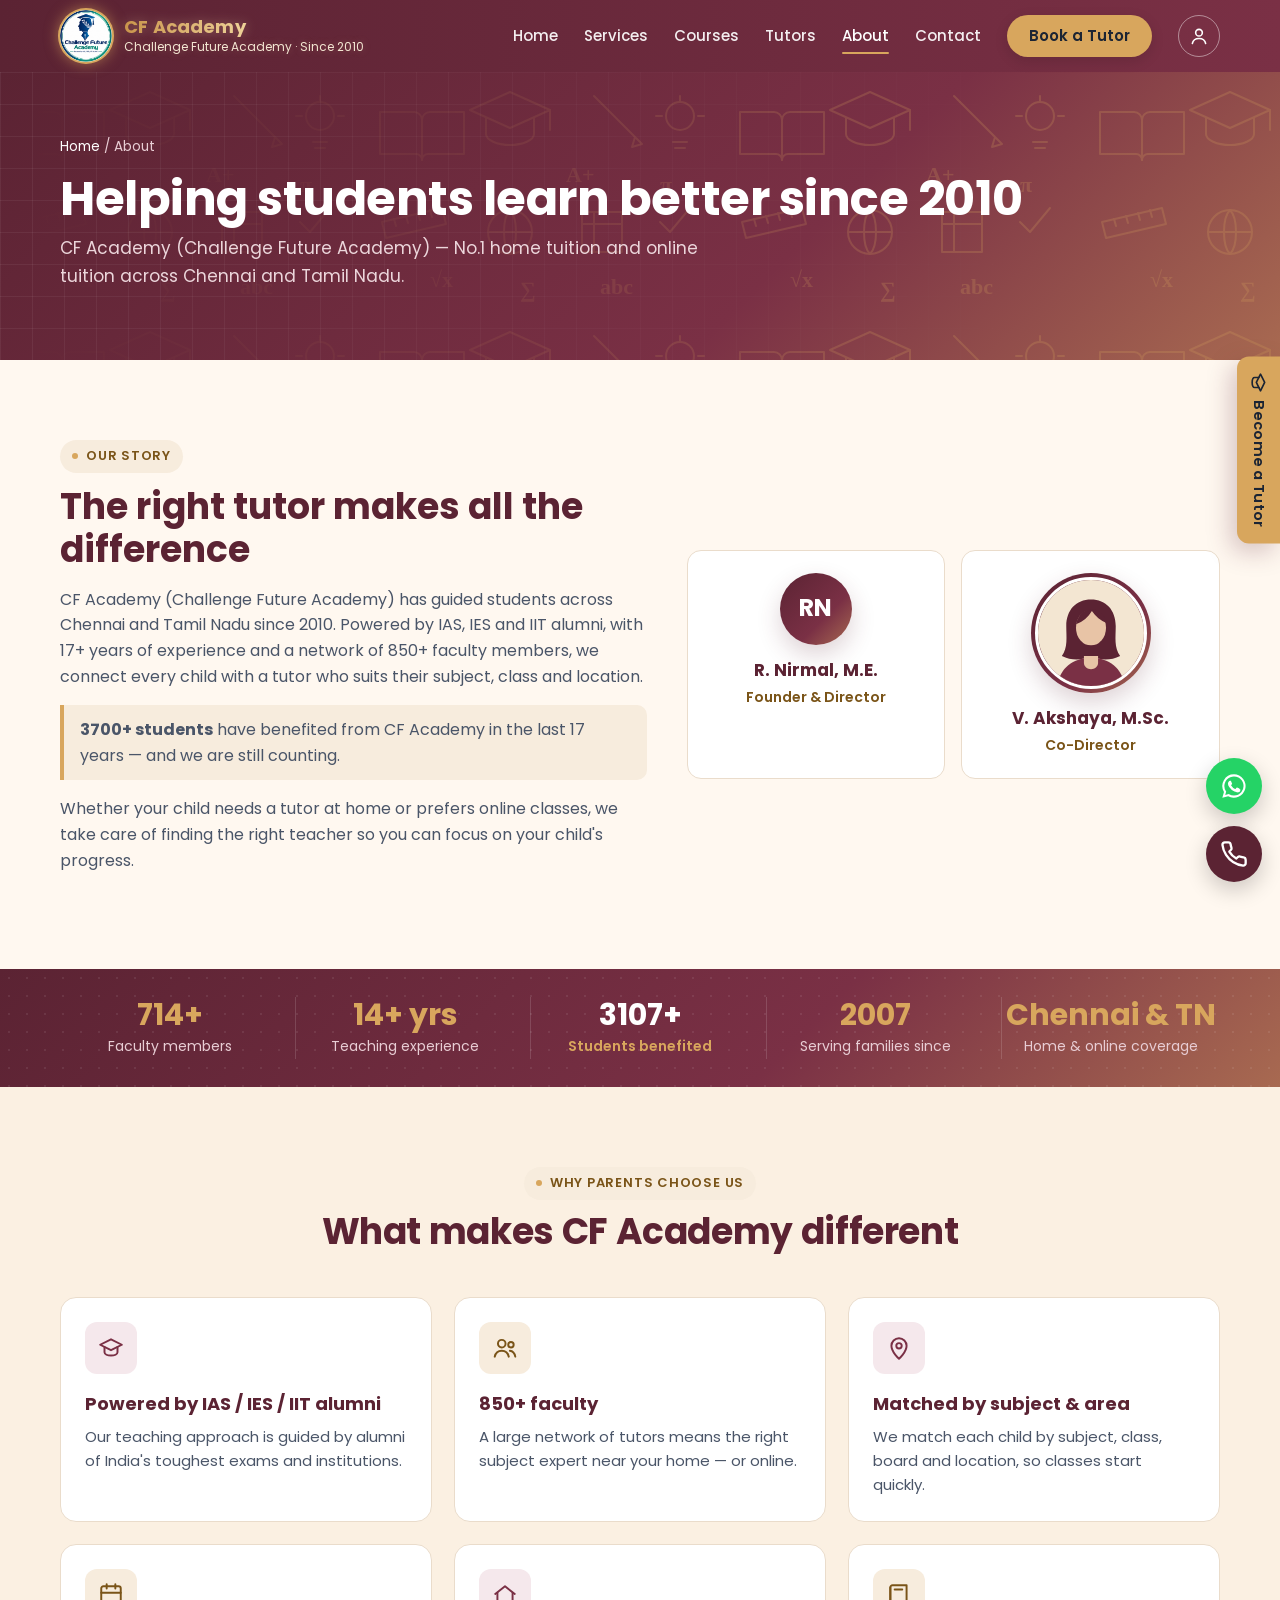
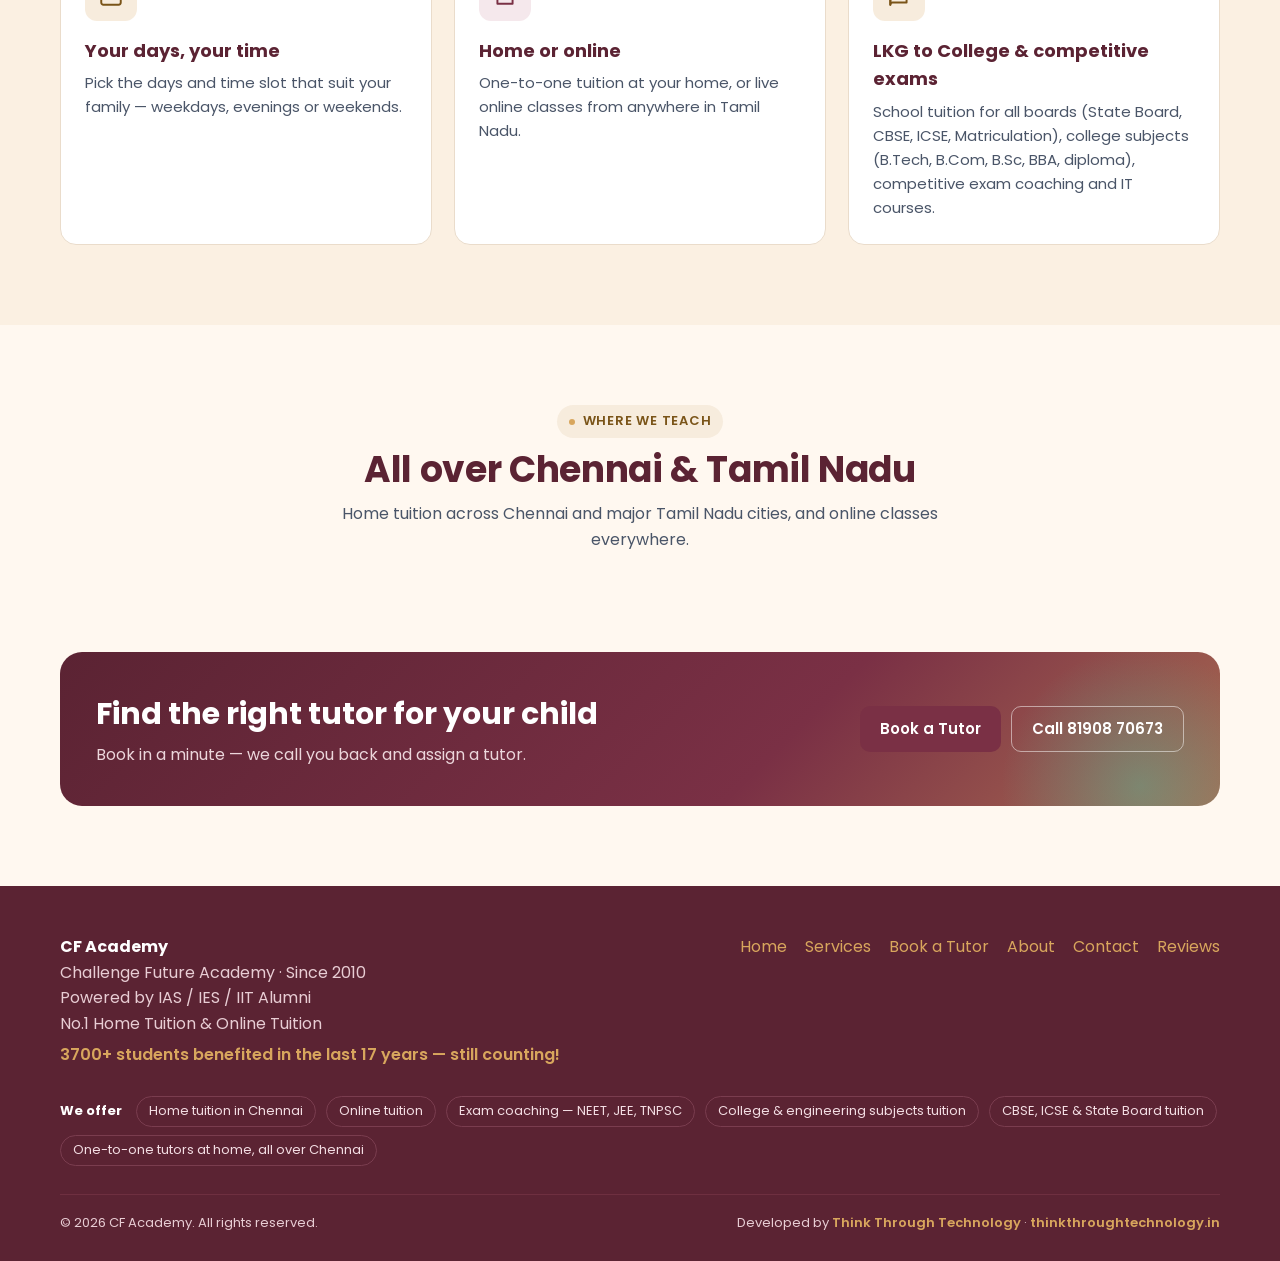
<file: about.html>
<!doctype html>
<html lang="en">
<head>
<meta charset="utf-8">
<meta name="viewport" content="width=device-width, initial-scale=1">
<title>About CF Academy | Home &amp; Online Tuition in Chennai since 2010</title>
<meta name="description" content="CF Academy (Challenge Future Academy) — founded by R. Nirmal, M.E. and V. Akshaya, M.Sc. 850+ tutors for home tuition, online tuition, exam coaching and college subjects all over Chennai.">
<meta name="theme-color" content="#5B2333">
<meta name="keywords" content="home tuition in Chennai, online tuition in Chennai, home tutors in Chennai, best home tuition near me, exam coaching in Chennai, NEET JEE TNPSC coaching Chennai, college subjects tuition in Chennai, engineering subjects tuition Chennai, CBSE State Board tuition Chennai, one to one home tuition Chennai">
<meta name="robots" content="index, follow, max-image-preview:large">
<link rel="canonical" href="https://cfacademy.in/about.html">
<meta name="geo.region" content="IN-TN">
<meta name="geo.placename" content="Chennai">
<meta name="geo.position" content="13.1291944;80.1291944">
<meta name="ICBM" content="13.1291944, 80.1291944">
<meta property="og:site_name" content="CF Academy">
<meta property="og:locale" content="en_IN">
<meta property="og:type" content="website">
<meta property="og:url" content="https://cfacademy.in/about.html">
<meta property="og:title" content="About CF Academy | Home &amp; Online Tuition in Chennai since 2010">
<meta property="og:description" content="CF Academy (Challenge Future Academy) — founded by R. Nirmal, M.E. and V. Akshaya, M.Sc. 850+ tutors for home tuition, online tuition, exam coaching and college subjects all over Chennai.">
<meta property="og:image" content="https://cfacademy.in/assets/og-image.jpg">
<meta property="og:image:width" content="1200">
<meta property="og:image:height" content="630">
<meta property="og:image:alt" content="CF Academy — Home tuition and online tuition in Chennai">
<meta name="twitter:card" content="summary_large_image">
<meta name="twitter:title" content="About CF Academy | Home &amp; Online Tuition in Chennai since 2010">
<meta name="twitter:description" content="CF Academy (Challenge Future Academy) — founded by R. Nirmal, M.E. and V. Akshaya, M.Sc. 850+ tutors for home tuition, online tuition, exam coaching and college subjects all over Chennai.">
<meta name="twitter:image" content="https://cfacademy.in/assets/og-image.jpg">
<link rel="icon" href="/favicon.ico" sizes="any">
<link rel="icon" href="/assets/favicon-32x32.png" type="image/png" sizes="32x32">
<link rel="icon" href="/assets/favicon-16x16.png" type="image/png" sizes="16x16">
<link rel="apple-touch-icon" href="/assets/apple-touch-icon.png" sizes="180x180">
<link rel="manifest" href="/site.webmanifest">
<link rel="preconnect" href="https://fonts.googleapis.com">
<link rel="preconnect" href="https://fonts.gstatic.com" crossorigin>
<link rel="preconnect" href="https://res.cloudinary.com" crossorigin>
<link rel="preconnect" href="https://firestore.googleapis.com" crossorigin>
<!-- font loads without blocking the first paint -->
<link rel="preload" as="style" href="https://fonts.googleapis.com/css2?family=Poppins:wght@400;500;600;700&display=swap">
<link rel="stylesheet" href="https://fonts.googleapis.com/css2?family=Poppins:wght@400;500;600;700&display=swap" media="print" onload="this.media='all'">
<noscript><link rel="stylesheet" href="https://fonts.googleapis.com/css2?family=Poppins:wght@400;500;600;700&display=swap"></noscript>
<link rel="stylesheet" href="css/site.css?v=202611042050">
<script>
// Opened by double-clicking the file? ES modules + Firebase need a web server.
if (location.protocol === "file:") {
  document.addEventListener("DOMContentLoaded", function () {
    var m = '<div style="max-width:620px;margin:60px auto;padding:24px;font:15px/1.6 system-ui,sans-serif;border:2px solid #7A3045;border-radius:14px;background:#fff;color:#1B2433">' +
      '<h2 style="margin:0 0 8px;color:#5B2333">Open this site through a web server</h2>' +
      '<p>This page was opened as a file (<code>file://</code>). Browsers block the JavaScript modules and Firebase login this way.</p>' +
      '<p><b>Easiest:</b> in VS Code, install the <b>Live Server</b> extension, right-click <code>index.html</code> → <b>Open with Live Server</b>.</p>' +
      '<p><b>Or</b> open a terminal in this folder and run <code>python -m http.server 8080</code>, then go to <a href="http://localhost:8080/">http://localhost:8080/</a>.</p></div>';
    document.body.innerHTML = m;
  });
}
</script>
<script type="application/ld+json">{"@context": "https://schema.org", "@type": "BreadcrumbList", "itemListElement": [{"@type": "ListItem", "position": 1, "name": "Home", "item": "https://cfacademy.in/"}, {"@type": "ListItem", "position": 2, "name": "About", "item": "https://cfacademy.in/about.html"}]}</script>
</head>
<body>
<div class="progress" id="progress" aria-hidden="true"></div>

<header class="site-header" id="siteHeader">
  <div class="wrap">
    <a class="brand" href="index.html" aria-label="CF Academy home">
      <img src="assets/logo-192.png" alt="Challenge Future Academy logo" width="52" height="52">
      <span><b>CF Academy</b><small>Challenge Future Academy · Since 2010</small></span>
    </a>
    <button class="menu-btn" type="button" aria-label="Open menu" aria-expanded="false" aria-controls="nav"><span></span></button>
    <nav class="nav" id="nav" aria-label="Main">
      <a class="nav-home" href="index.html">Home</a>
      <a href="index.html#services">Services</a>
      <a href="index.html#explore">Courses</a>
      <a href="index.html#tutors">Tutors</a>
      <a href="about.html" aria-current="page">About</a>
      <a href="contact.html">Contact</a>
      <a class="btn btn-accent" href="index.html#book">Book a Tutor</a>
      <a class="nav-admin" href="admin.html" title="Admin login" aria-label="Admin login"><svg viewBox="0 0 24 24" fill="none" stroke="currentColor" stroke-width="1.9" stroke-linecap="round" stroke-linejoin="round" aria-hidden="true"><circle cx="12" cy="8" r="4"/><path d="M4 21c.8-4 4-6 8-6s7.2 2 8 6"/></svg><span>Admin login</span></a>
    </nav>
  </div>
</header>

<main id="top">
  <section class="page-hero">
    <div class="ph-doodles" aria-hidden="true"></div>
    <div class="wrap">
      <div class="crumbs h-in"><a href="index.html">Home</a> / About</div>
      <h1 class="h-in" style="--d:80ms">Helping students learn better since 2010</h1>
      <p class="h-in" style="--d:160ms">CF Academy (Challenge Future Academy) — No.1 home tuition and online tuition across Chennai and Tamil Nadu.</p>
    </div>
  </section>

  <section class="block">
    <div class="wrap about">
      <div class="reveal">
        <span class="eyebrow">Our story</span>
        <h2 style="font-size:clamp(26px,3.2vw,36px);color:var(--navy);line-height:1.2;margin:12px 0">The right tutor makes all the difference</h2>
        <p>CF Academy (Challenge Future Academy) has guided students across Chennai and Tamil Nadu since 2010. Powered by IAS, IES and IIT alumni, with 17+ years of experience and a network of 850+ faculty members, we connect every child with a tutor who suits their subject, class and location.</p>
        <p class="story-hl"><b>3700+ students</b> have benefited from CF Academy in the last 17 years — and we are still counting.</p>
        <p>Whether your child needs a tutor at home or prefers online classes, we take care of finding the right teacher so you can focus on your child's progress.</p>
      </div>
      <div class="founders" data-stagger>
        <div class="founder reveal"><div class="av av-photo"><img src="https://res.cloudinary.com/u3hhrbtz/image/upload/f_auto,q_auto,w_320,c_fill,g_face,ar_1:1/v1792758640/Professional_Indian_Corporate_Headshot.png" alt="R. Nirmal, Founder &amp; Director of CF Academy" width="120" height="120" loading="lazy" decoding="async" onerror="this.parentNode.classList.remove('av-photo');this.replaceWith('RN')"></div><b>R. Nirmal, M.E.</b><span>Founder &amp; Director</span></div>
        <div class="founder reveal"><div class="av av-photo av-silhouette" role="img" aria-label="V. Akshaya, Co-Director of CF Academy"><svg viewBox="0 0 120 120" aria-hidden="true"><rect width="120" height="120" fill="#F3E6D2"/><path d="M60 22c-17 0-28 12-28 30 0 13 2 24-5 34 8 4 17 5 25 3h16c8 2 17 1 25-3-7-10-5-21-5-34 0-18-11-30-28-30z" fill="#5B2333"/><ellipse cx="60" cy="54" rx="17" ry="20" fill="#E8C4A6"/><path d="M43 50c3-12 10-17 17-17 9 0 16 6 18 16-7-3-13-8-17-14-4 7-10 12-18 15z" fill="#5B2333"/><path d="M22 120c2-20 18-32 38-32s36 12 38 32z" fill="#7A3045"/><path d="M52 86h16v8c0 4-4 7-8 7s-8-3-8-7z" fill="#E8C4A6"/></svg></div><b>V. Akshaya, M.Sc.</b><span>Co-Director</span></div>
      </div>
    </div>
  </section>

  <section class="stats" aria-label="CF Academy at a glance">
    <div class="wrap">
      <div class="stat"><b data-count="850" data-suffix="+">850+</b><span>Faculty members</span></div>
      <div class="stat"><b data-count="17" data-suffix="+ yrs">17+ yrs</b><span>Teaching experience</span></div>
      <div class="stat stat-hl"><b data-count="3700" data-suffix="+">3700+</b><span>Students benefited</span></div>
      <div class="stat"><b data-count="2010" data-from="1990">2010</b><span>Serving families since</span></div>
      <div class="stat"><b>Chennai &amp; TN</b><span>Home &amp; online coverage</span></div>
    </div>
  </section>

  <section class="block alt">
    <div class="wrap">
      <div class="sec-head reveal">
        <span class="eyebrow">Why parents choose us</span>
        <h2>What makes CF Academy different</h2>
      </div>
      <div class="values" data-stagger>
        <article class="value reveal">
          <div class="icon-badge"><svg viewBox="0 0 24 24" fill="none" stroke="currentColor" stroke-width="1.8" stroke-linecap="round" stroke-linejoin="round" aria-hidden="true"><path d="M2 9l10-5 10 5-10 5z"/><path d="M6 11v5c0 1.7 2.7 3 6 3s6-1.3 6-3v-5"/></svg></div>
          <h3>Powered by IAS / IES / IIT alumni</h3>
          <p>Our teaching approach is guided by alumni of India's toughest exams and institutions.</p>
        </article>
        <article class="value reveal">
          <div class="icon-badge accent"><svg viewBox="0 0 24 24" fill="none" stroke="currentColor" stroke-width="1.8" stroke-linecap="round" stroke-linejoin="round" aria-hidden="true"><circle cx="9" cy="8" r="3.5"/><path d="M2.5 20c.8-3.5 3.4-5.5 6.5-5.5s5.7 2 6.5 5.5"/><circle cx="17.5" cy="9" r="2.5"/><path d="M16.5 14.6c2.3.2 4.3 1.9 5 5.4"/></svg></div>
          <h3>850+ faculty</h3>
          <p>A large network of tutors means the right subject expert near your home — or online.</p>
        </article>
        <article class="value reveal">
          <div class="icon-badge"><svg viewBox="0 0 24 24" fill="none" stroke="currentColor" stroke-width="1.8" stroke-linecap="round" stroke-linejoin="round" aria-hidden="true"><path d="M12 22s7-6.2 7-12a7 7 0 1 0-14 0c0 5.8 7 12 7 12z"/><circle cx="12" cy="10" r="2.5"/></svg></div>
          <h3>Matched by subject &amp; area</h3>
          <p>We match each child by subject, class, board and location, so classes start quickly.</p>
        </article>
        <article class="value reveal">
          <div class="icon-badge accent"><svg viewBox="0 0 24 24" fill="none" stroke="currentColor" stroke-width="1.8" stroke-linecap="round" stroke-linejoin="round" aria-hidden="true"><rect x="3" y="4" width="18" height="17" rx="2"/><path d="M8 2v4M16 2v4M3 10h18"/></svg></div>
          <h3>Your days, your time</h3>
          <p>Pick the days and time slot that suit your family — weekdays, evenings or weekends.</p>
        </article>
        <article class="value reveal">
          <div class="icon-badge"><svg viewBox="0 0 24 24" fill="none" stroke="currentColor" stroke-width="1.8" stroke-linecap="round" stroke-linejoin="round" aria-hidden="true"><path d="M3 11l9-7 9 7"/><path d="M5 10v10h14V10"/></svg></div>
          <h3>Home or online</h3>
          <p>One-to-one tuition at your home, or live online classes from anywhere in Tamil Nadu.</p>
        </article>
        <article class="value reveal">
          <div class="icon-badge accent"><svg viewBox="0 0 24 24" fill="none" stroke="currentColor" stroke-width="1.8" stroke-linecap="round" stroke-linejoin="round" aria-hidden="true"><path d="M4 5a2 2 0 0 1 2-2h13v16H6a2 2 0 0 0-2 2z"/><path d="M4 21V5M8 7h7"/></svg></div>
          <h3>LKG to College &amp; competitive exams</h3>
          <p>School tuition for all boards (State Board, CBSE, ICSE, Matriculation), college subjects (B.Tech, B.Com, B.Sc, BBA, diploma), competitive exam coaching and IT courses.</p>
        </article>
      </div>
    </div>
  </section>

  <section class="block">
    <div class="wrap">
      <div class="sec-head reveal">
        <span class="eyebrow">Where we teach</span>
        <h2>All over Chennai &amp; Tamil Nadu</h2>
        <p>Home tuition across Chennai and major Tamil Nadu cities, and online classes everywhere.</p>
      </div>
      <div class="marquee reveal" aria-label="Cities we cover"><div class="marquee-track" id="coverageList"></div></div>
      <div class="cta-band reveal" style="margin-top:56px">
        <div><h2>Find the right tutor for your child</h2><p>Book in a minute — we call you back and assign a tutor.</p></div>
        <div class="acts"><a class="btn btn-accent" href="index.html#book">Book a Tutor</a><a class="btn btn-ghost" href="tel:+918190870673" data-site="tel1">Call 81908 70673</a></div>
      </div>
    </div>
  </section>
</main>

<footer class="site-footer">
  <div class="wrap">
    <div>
      <b>CF Academy</b><br>
      Challenge Future Academy · Since 2010<br>
      Powered by IAS / IES / IIT Alumni<br>
      No.1 Home Tuition &amp; Online Tuition<br>
      <span class="foot-hl">3700+ students benefited in the last 17 years — still counting!</span>
    </div>
    <div class="links">
      <a href="index.html">Home</a>
      <a href="index.html#services">Services</a>
      <a href="index.html#book">Book a Tutor</a>
      <a href="about.html">About</a>
      <a href="contact.html">Contact</a>
      <a href="contact.html#reviews">Reviews</a>
    </div>
    <div class="foot-seo">
      <b>We offer</b>
      <span>Home tuition in Chennai</span><span>Online tuition</span><span>Exam coaching — NEET, JEE, TNPSC</span><span>College &amp; engineering subjects tuition</span><span>CBSE, ICSE &amp; State Board tuition</span><span>One-to-one tutors at home, all over Chennai</span>
    </div>
    <div class="copy">
      <span>© <span id="year">2026</span> CF Academy. All rights reserved.</span>
      <span class="dev-by">Developed by <a href="https://thinkthroughtechnology.in" target="_blank" rel="noopener">Think Through Technology</a> · <a href="https://thinkthroughtechnology.in" target="_blank" rel="noopener">thinkthroughtechnology.in</a></span>
    </div>
  </div>
</footer>

<div class="floating">
  <a class="float-btn float-wa" href="https://wa.me/918190870673?text=Hello%20CF%20Academy%2C%20I%20need%20a%20tutor%20for%20my%20child." target="_blank" rel="noopener" aria-label="Chat on WhatsApp" data-site="wa-float">
    <svg viewBox="0 0 24 24" fill="currentColor" aria-hidden="true"><path d="M12 2a10 10 0 0 0-8.6 15.1L2 22l5-1.3A10 10 0 1 0 12 2zm0 18.2a8.2 8.2 0 0 1-4.2-1.1l-.3-.2-3 .8.8-2.9-.2-.3A8.2 8.2 0 1 1 12 20.2zm4.5-6.1c-.2-.1-1.5-.7-1.7-.8s-.4-.1-.6.1-.7.8-.8 1-.3.2-.5.1a6.7 6.7 0 0 1-3.3-2.9c-.3-.4.3-.4.7-1.3a.5.5 0 0 0 0-.5l-.8-1.8c-.2-.5-.4-.4-.6-.4h-.5a1 1 0 0 0-.7.3 3 3 0 0 0-.9 2.2 5.2 5.2 0 0 0 1.1 2.7 11.8 11.8 0 0 0 4.5 4c1.7.7 2.3.8 3.2.6.5-.1 1.5-.6 1.7-1.2s.2-1.1.1-1.2-.2-.1-.4-.2z"/></svg>
  </a>
  <a class="float-btn float-call" href="tel:+918190870673" aria-label="Call CF Academy" data-site="tel1">
    <svg viewBox="0 0 24 24" fill="none" stroke="currentColor" stroke-width="2" stroke-linecap="round" stroke-linejoin="round" aria-hidden="true"><path d="M22 16.9v3a2 2 0 0 1-2.2 2 19.8 19.8 0 0 1-8.6-3.1 19.5 19.5 0 0 1-6-6A19.8 19.8 0 0 1 2.1 4.2 2 2 0 0 1 4.1 2h3a2 2 0 0 1 2 1.7c.1 1 .4 1.9.7 2.8a2 2 0 0 1-.5 2.1L8 9.9a16 16 0 0 0 6 6l1.3-1.3a2 2 0 0 1 2.1-.4c.9.3 1.8.6 2.8.7a2 2 0 0 1 1.7 2z"/></svg>
  </a>
</div>

<div class="toast" id="toast" role="status" aria-live="polite"></div>

<script type="module" src="js/common.js?v=202611042050"></script>
</body>
</html>
</file>
<file: css/site.css>
/* CF Academy — public website styles (burgundy · champagne · ivory) */
:root {
  --navy: #5B2333;          /* burgundy: headings, dark bars */
  --navy-2: #7A3045;
  --navy-soft: #F5E8EC;
  --accent: #7A3045;        /* burgundy: buttons, links */
  --accent-hover: #4A1B29;
  --accent-light: #D8A65D;  /* champagne: highlights */
  --orange: #D8A65D;
  --orange-dark: #C08E45;
  --accent-soft: #F7ECDD;
  --accent-ink: #7A5418;
  --bg: #FFF8F0;            /* ivory */
  --bg-2: #FBF0E2;
  --ink: #1B2433;
  --muted: #4A5568;
  --line: #EADCCB;
  --ok: #15803D;
  --ok-soft: #DCFCE7;
  --err: #B42318;
  --radius: 14px;
  --shadow: 0 10px 30px rgba(91, 35, 51, 0.08);
  --header-h: 72px;
}
* { box-sizing: border-box; }
html { scroll-behavior: smooth; scroll-padding-top: calc(var(--header-h) + 12px); }
body {
  margin: 0;
  font-family: "Poppins", system-ui, -apple-system, "Segoe UI", sans-serif;
  color: var(--ink);
  background: var(--bg);
  line-height: 1.6;
  -webkit-font-smoothing: antialiased;
}
img { max-width: 100%; display: block; }
a { color: var(--navy-2); }
.wrap { max-width: 1200px; margin: 0 auto; padding: 0 20px; }
.sr-only { position: absolute; width: 1px; height: 1px; overflow: hidden; clip: rect(0 0 0 0); white-space: nowrap; }

/* ── Header ── */
.site-header {
  position: sticky; top: 0; z-index: 50;
  background: #fff;
  border-bottom: 1px solid var(--line);
  transition: transform .3s cubic-bezier(.4, 0, .2, 1), box-shadow .3s ease;
}
.site-header.scrolled { box-shadow: 0 6px 24px rgba(91, 35, 51, .08); border-bottom-color: transparent; }
.site-header.hide { transform: translateY(-100%); }
.site-header .wrap { height: var(--header-h); display: flex; align-items: center; justify-content: space-between; gap: 16px; }
.brand { display: flex; align-items: center; gap: 12px; text-decoration: none; color: var(--navy); }
.brand img { width: 52px; height: 52px; border-radius: 50%; }
.brand b { display: block; font-size: 18px; line-height: 1.2; }
.brand small { display: block; font-size: 12px; color: var(--muted); }
.nav { display: flex; align-items: center; gap: 26px; }
.nav a { text-decoration: none; color: var(--ink); font-weight: 500; font-size: 15px; }
.nav a:not(.btn) { position: relative; padding: 6px 0; }
.nav a:not(.btn)::after { content: ""; position: absolute; left: 0; right: 0; bottom: 0; height: 2px; border-radius: 2px; background: var(--accent); transform: scaleX(0); transform-origin: left; transition: transform .25s ease; }
.nav a:not(.btn):hover::after, .nav a[aria-current="page"]::after { transform: scaleX(1); }
.nav a:hover, .nav a[aria-current="page"] { color: var(--navy); }
.nav a.btn, .nav a.btn:hover { color: #fff; }
.btn {
  display: inline-flex; align-items: center; justify-content: center; gap: 8px;
  min-height: 46px; padding: 0 20px; border-radius: 10px; border: 0;
  font: inherit; font-weight: 600; font-size: 15px; text-decoration: none; cursor: pointer;
  transition: transform .15s ease, box-shadow .15s ease, background .15s ease;
}
.btn:active { transform: translateY(1px); }
.btn-accent { background: var(--accent); color: #fff; }
.btn-accent:hover { background: var(--accent-hover); box-shadow: 0 6px 18px rgba(122, 48, 69, .3); }
.btn-navy { background: var(--navy); color: #fff; }
.btn-navy:hover { background: var(--navy-2); }
.btn-ghost { background: #fff; color: var(--navy); border: 1px solid #CBD5E1; }
.btn-ghost:hover { border-color: var(--navy-2); }
.btn-wa { background: #15803D; color: #fff; }
.btn-wa:hover { background: #116C33; }
.btn svg { width: 18px; height: 18px; flex: none; }
.menu-btn { display: none; background: none; border: 1px solid var(--line); border-radius: 10px; width: 46px; height: 46px; cursor: pointer; }
.menu-btn span, .menu-btn span::before, .menu-btn span::after { display: block; width: 20px; height: 2px; background: var(--navy); margin: 0 auto; position: relative; content: ""; }
.menu-btn span::before { position: absolute; top: -6px; }
.menu-btn span::after { position: absolute; top: 6px; }

/* ── Hero ── */
.hero { position: relative; overflow: hidden; background: linear-gradient(180deg, var(--bg) 0%, var(--bg-2) 100%); }
.hero::before {
  content: ""; position: absolute; right: -180px; top: -160px; width: 560px; height: 560px; border-radius: 50%;
  background: radial-gradient(circle, rgba(25, 158, 126, .14), rgba(25, 158, 126, 0) 70%);
}
.hero .wrap { position: relative; display: grid; grid-template-columns: 1.05fr 1fr; gap: 40px 48px; align-items: center; padding-top: 56px; padding-bottom: 56px; }
.eyebrow { display: inline-flex; align-items: center; gap: 8px; font-size: 13px; font-weight: 600; letter-spacing: .06em; text-transform: uppercase; color: var(--accent-ink); background: var(--accent-soft); padding: 6px 12px; border-radius: 999px; }
.hero h1 { margin: 18px 0 16px; font-size: clamp(32px, 4.6vw, 52px); line-height: 1.12; color: var(--navy); letter-spacing: -.01em; }
.hero h1 .hl { position: relative; white-space: nowrap; }
.hero h1 .hl::after { content: ""; position: absolute; left: 0; right: 0; bottom: 4px; height: 10px; background: var(--accent-light); opacity: .35; z-index: -1; border-radius: 4px; }
.hero p.lead { font-size: 17px; color: var(--muted); max-width: 560px; margin: 0 0 28px; }
.hero-cta { display: flex; flex-wrap: wrap; gap: 12px; }
.hero-points { display: flex; flex-wrap: wrap; gap: 10px 22px; margin-top: 28px; padding: 0; list-style: none; font-size: 14px; color: var(--ink); }
.hero-points li { display: flex; align-items: center; gap: 8px; }
.hero-points svg { width: 18px; height: 18px; color: var(--ok); }

.quick-card { grid-column: 1 / -1; display: grid; grid-template-columns: minmax(150px, .85fr) auto 1.15fr 1fr 1.2fr auto; gap: 12px; align-items: end; background: var(--navy); color: #fff; border-radius: 20px; padding: 22px 24px; box-shadow: 0 24px 60px rgba(91, 35, 51, .22); }
.quick-card h2 { margin: 0 0 2px; font-size: 18px; line-height: 1.3; }
.quick-card p { margin: 0; color: #E8CDD4; font-size: 13px; }
.qc-title { align-self: center; }
.quick-card label { display: block; font-size: 12px; font-weight: 600; color: #E8CDD4; margin-bottom: 6px; }
.quick-card .field { margin: 0; min-width: 0; }
.quick-card select, .quick-card input { width: 100%; height: 48px; border-radius: 10px; border: 1px solid rgba(255,255,255,.22); background: rgba(255,255,255,.08); color: #fff; padding: 0 12px; font: inherit; font-size: 15px; }
.quick-card select:focus, .quick-card input:focus { outline: 2px solid var(--accent-light); outline-offset: 1px; }
.mode-toggle { display: grid; grid-template-columns: 1fr 1fr; gap: 6px; margin: 0; }
.mode-toggle button { height: 48px; padding: 0 14px; border-radius: 10px; border: 1px solid rgba(255,255,255,.25); background: transparent; color: #fff; font: inherit; font-weight: 600; cursor: pointer; }
.mode-toggle button[aria-pressed="true"] { background: var(--accent); border-color: var(--accent-light); color: #fff; }
.quick-card .btn { min-height: 48px; white-space: nowrap; }

.hero-photo { position: relative; margin: 0; }
.hero-photo img { display: block; width: 100%; height: auto; object-fit: cover; border-radius: 22px; box-shadow: 0 24px 60px rgba(91, 35, 51, .18); }
.hero-badge { position: absolute; left: -18px; bottom: 26px; display: flex; align-items: center; gap: 12px; background: #fff; border-radius: 14px; padding: 12px 18px; box-shadow: 0 14px 34px rgba(91, 35, 51, .16); }
.hero-badge b { font-size: 28px; color: var(--accent); line-height: 1; }
.hero-badge span { font-size: 13px; color: var(--muted); line-height: 1.35; }

/* ── Programme cards ── */
.prog-head { text-align: center; margin: 56px auto 28px; max-width: 640px; }
.prog-head h3 { margin: 0 0 6px; font-size: clamp(22px, 2.6vw, 28px); color: var(--navy); }
.prog-head p { margin: 0; color: var(--muted); }
.programs { display: grid; grid-template-columns: repeat(3, minmax(0, 1fr)); gap: 24px; }
.prog { display: flex; flex-direction: column; background: #fff; border: 1px solid var(--line); border-radius: 18px; overflow: hidden; transition: box-shadow .2s ease, transform .2s ease; }
.prog:hover { box-shadow: var(--shadow); transform: translateY(-3px); }
.prog-media { position: relative; aspect-ratio: 3 / 2; background: linear-gradient(135deg, var(--navy) 0%, var(--navy-2) 60%, var(--accent) 130%); overflow: hidden; }
/* every card has the same frame; the whole photo is shown (contain), with a soft blurred copy filling any gap */
.prog-media.has-img { background: var(--bg-2); }
.prog-media img { position: absolute; inset: 0; width: 100%; height: 100%; display: block; }
/* bg = a tiny pre-blurred copy from Cloudinary (no CSS blur filter → no scroll lag) */
.prog-media img.bg { object-fit: cover; transform: scale(1.1); opacity: .6; }
.prog-media img.fg { z-index: 1; object-fit: contain; transition: transform .5s ease; }
.prog:hover .prog-media img.fg { transform: scale(1.03); }
.prog-media.has-img .ph { display: none; }
.prog-media .ph { position: absolute; inset: 0; display: flex; align-items: center; justify-content: center; }
.prog-media .ph svg { width: 34%; height: auto; color: rgba(255, 255, 255, .9); }
.prog-media .ph::after { content: ""; position: absolute; right: -40px; bottom: -40px; width: 160px; height: 160px; border-radius: 50%; background: rgba(63, 209, 174, .25); }
.prog-body { display: flex; flex-direction: column; gap: 8px; padding: 20px 22px 22px; flex: 1; }
.prog-tag { align-self: flex-start; font-size: 12px; font-weight: 600; color: var(--accent-ink); background: var(--accent-soft); padding: 4px 10px; border-radius: 999px; }
.prog h4 { margin: 4px 0 0; font-size: 19px; color: var(--navy); min-height: 1.3em; }
.prog p { margin: 0; color: var(--muted); font-size: 15px; flex: 1; }
.prog-cta { margin-top: 8px; align-self: flex-start; display: inline-flex; align-items: center; gap: 6px; min-height: 44px; padding: 0 16px; border-radius: 10px; border: 1px solid var(--accent); color: var(--accent); background: #fff; font: inherit; font-weight: 600; font-size: 14px; cursor: pointer; transition: background .15s, color .15s; }
.prog-cta:hover { background: var(--accent); color: #fff; }
.prog-cta svg { width: 16px; height: 16px; }

/* ── Find a tutor for anything (tabs) ── */
.explore { background: #fff; border: 1px solid var(--line); border-radius: 16px; overflow: hidden; box-shadow: var(--shadow); }
.ex-tabs { display: grid; grid-template-columns: repeat(5, minmax(0, 1fr)); background: #EEF2F7; border-bottom: 1px solid var(--line); }
.ex-tab { min-height: 64px; padding: 0 12px; border: 0; border-right: 1px solid var(--line); background: transparent; font: inherit; font-size: 16px; font-weight: 500; color: var(--ink); cursor: pointer; transition: background .15s, color .15s; }
.ex-tab:last-child { border-right: 0; }
.ex-tab:hover { background: #F3E6E9; }
.ex-tab[aria-selected="true"] { background: #fff; color: var(--accent); font-weight: 600; box-shadow: inset 0 3px 0 var(--accent); }
.ex-tab:focus-visible { outline: 2px solid var(--navy-2); outline-offset: -2px; }
.ex-panel { display: grid; gap: 0; padding: 30px 28px 34px; }
.ex-group { padding: 0 24px; border-left: 1px solid var(--line); min-width: 0; }
.ex-group:first-child { border-left: 0; padding-left: 4px; }
.ex-group h3 { margin: 0 0 14px; font-size: 18px; font-weight: 600; color: var(--ink); }
.ex-list { list-style: none; margin: 0; padding: 0; display: grid; gap: 4px 18px; }
.ex-list.c2 { grid-template-columns: repeat(2, minmax(0, 1fr)); }
.ex-list button { display: block; width: 100%; text-align: left; background: none; border: 0; padding: 9px 0; font: inherit; font-size: 15.5px; color: var(--muted); cursor: pointer; border-radius: 6px; transition: color .15s, padding .15s; }
.ex-list button:hover, .ex-list button:focus-visible { color: var(--accent); padding-left: 4px; outline: none; }
.ex-new { color: #DC2626; font-size: 11px; font-weight: 600; margin-left: 4px; }

/* ── Ad banner slider (1756 × 450) ── */
.banners { padding: 44px 0 0; }
.slider { position: relative; border-radius: 16px; overflow: hidden; aspect-ratio: 1756 / 450; background: var(--navy-soft); box-shadow: 0 14px 40px rgba(91, 35, 51, .12); }
.slides { display: flex; height: 100%; transition: transform .6s cubic-bezier(.4, 0, .2, 1); will-change: transform; }
.slide { flex: 0 0 100%; height: 100%; }
.slide a, .slide img { display: block; width: 100%; height: 100%; }
.slide img { object-fit: cover; }
.slide.fit img { object-fit: contain; background: #fff; }
.sl-nav { position: absolute; top: 50%; transform: translateY(-50%); width: 44px; height: 44px; border-radius: 50%; border: 0; background: rgba(255, 255, 255, .92); color: var(--navy); display: flex; align-items: center; justify-content: center; cursor: pointer; box-shadow: 0 6px 18px rgba(0, 0, 0, .18); opacity: .9; transition: opacity .2s, transform .2s; }
.sl-nav:hover { opacity: 1; }
.sl-nav svg { width: 22px; height: 22px; }
.sl-prev { left: 14px; }
.sl-next { right: 14px; }
.sl-dots { position: absolute; left: 0; right: 0; bottom: 6px; display: flex; justify-content: center; gap: 2px; }
.sl-dots button { width: 26px; height: 26px; border: 0; background: none; cursor: pointer; padding: 0; display: flex; align-items: center; justify-content: center; }
.sl-dots button::before { content: ""; width: 9px; height: 9px; border-radius: 999px; background: rgba(255, 255, 255, .65); box-shadow: 0 0 0 1px rgba(0, 0, 0, .15); transition: all .25s; }
.sl-dots button[aria-current="true"]::before { width: 22px; background: #fff; }
.slider.single .sl-nav, .slider.single .sl-dots { display: none; }

/* ── Stats strip ── */
.stats { background: var(--navy); color: #fff; }
.stats .wrap { display: grid; grid-template-columns: repeat(4, 1fr); gap: 16px; padding-top: 28px; padding-bottom: 28px; }
.stat { text-align: center; }
.stat b { display: block; font-size: 30px; color: var(--accent-light); line-height: 1.2; }
.stat span { font-size: 14px; color: #E8CDD4; }

/* ── Sections ── */
section.block { padding: 80px 0; }
section.block.alt { background: var(--bg-2); }
.sec-head { max-width: 680px; margin: 0 auto 44px; text-align: center; }
.sec-head h2 { margin: 10px 0 10px; font-size: clamp(26px, 3.2vw, 36px); color: var(--navy); line-height: 1.2; }
.sec-head p { margin: 0; color: var(--muted); }
.grid-2 { display: grid; grid-template-columns: repeat(2, 1fr); gap: 24px; }
.grid-3 { display: grid; grid-template-columns: repeat(3, 1fr); gap: 24px; }
.grid-4 { display: grid; grid-template-columns: repeat(4, 1fr); gap: 20px; }
.grid-4 .card { padding: 24px; display: flex; flex-direction: column; }
.grid-4 .card ul { flex: 1; }
.svc-cta { align-self: flex-start; margin-top: 16px; display: inline-flex; align-items: center; gap: 6px; min-height: 40px; padding: 0; border: 0; background: none; font: inherit; font-size: 14.5px; font-weight: 600; color: var(--accent); cursor: pointer; }
.svc-cta svg { width: 18px; height: 18px; transition: transform .2s ease; }
.svc-cta:hover svg { transform: translateX(3px); }
.exam-lbl { display: block; margin-top: 14px; }
.card { background: #fff; border: 1px solid var(--line); border-radius: var(--radius); padding: 28px; transition: box-shadow .2s ease, transform .2s ease; }
.card:hover { box-shadow: var(--shadow); transform: translateY(-2px); }
.icon-badge { width: 52px; height: 52px; border-radius: 12px; display: flex; align-items: center; justify-content: center; background: var(--navy-soft); color: var(--navy-2); margin-bottom: 16px; }
.icon-badge.accent { background: var(--accent-soft); color: var(--accent-ink); }
.icon-badge svg { width: 26px; height: 26px; }
.card h3 { margin: 0 0 8px; font-size: 20px; color: var(--navy); }
.card p { margin: 0; color: var(--muted); }
.card ul { margin: 14px 0 0; padding: 0; list-style: none; }
.card ul li { padding-left: 24px; position: relative; margin: 6px 0; font-size: 15px; }
.card ul li::before { content: ""; position: absolute; left: 4px; top: 9px; width: 8px; height: 8px; border-radius: 2px; background: var(--accent); }
.service-card.featured { border: 2px solid var(--accent); }


.steps { counter-reset: s; }
.step { position: relative; padding-top: 8px; }
.step .num { width: 44px; height: 44px; border-radius: 50%; background: var(--accent); color: #fff; font-weight: 700; display: flex; align-items: center; justify-content: center; margin-bottom: 14px; }
.step h3 { margin: 0 0 6px; font-size: 18px; color: var(--navy); }
.step p { margin: 0; color: var(--muted); font-size: 15px; }

/* ── Booking form ── */
.book-wrap { display: grid; grid-template-columns: 1.6fr 1fr; gap: 28px; align-items: start; }
.book-form { background: #fff; border: 1px solid var(--line); border-radius: 20px; padding: 32px; box-shadow: var(--shadow); }
.book-form fieldset { border: 0; margin: 0 0 26px; padding: 0; }
.book-form legend { font-weight: 700; color: var(--navy); font-size: 16px; margin-bottom: 14px; display: flex; align-items: center; gap: 10px; }
.book-form legend .n { width: 26px; height: 26px; border-radius: 50%; background: var(--navy); color: #fff; font-size: 13px; display: inline-flex; align-items: center; justify-content: center; }
.row { display: grid; grid-template-columns: repeat(2, minmax(0, 1fr)); gap: 16px; }
.row.three { grid-template-columns: repeat(3, minmax(0, 1fr)); }
.f { display: flex; flex-direction: column; gap: 6px; margin-bottom: 14px; }
.f label, .f .lbl { font-size: 13px; font-weight: 600; color: var(--muted); }
.f label .req { color: var(--err); }
.f input, .f select, .f textarea {
  font: inherit; font-size: 15px; color: var(--ink); background: #fff;
  border: 1px solid #CBD5E1; border-radius: 10px; padding: 12px 14px; min-height: 48px; width: 100%;
}
.f textarea { min-height: 80px; resize: vertical; }
.f input:focus, .f select:focus, .f textarea:focus { outline: 2px solid var(--navy-2); outline-offset: 0; border-color: var(--navy-2); }
.f .err-msg { color: var(--err); font-size: 13px; display: none; }
.f.invalid input, .f.invalid select, .f.invalid .chips { border-color: var(--err); }
.f.invalid .err-msg { display: block; }
.chips { display: flex; flex-wrap: wrap; gap: 8px; border: 1px solid transparent; border-radius: 10px; }
.chip { min-height: 42px; padding: 0 14px; border-radius: 999px; border: 1px solid #CBD5E1; background: #fff; color: var(--navy); font: inherit; font-size: 14px; font-weight: 500; cursor: pointer; transition: all .15s ease; }
.chip:hover { border-color: var(--navy-2); }
.chip[aria-pressed="true"] { background: var(--navy); border-color: var(--navy); color: #fff; }
.mode-cards { display: grid; grid-template-columns: 1fr 1fr; gap: 12px; }
.mode-card { position: relative; display: flex; gap: 12px; align-items: flex-start; padding: 16px; border: 2px solid var(--line); border-radius: 12px; cursor: pointer; background: #fff; }
.mode-card input { position: absolute; opacity: 0; pointer-events: none; }
.mode-card svg { width: 28px; height: 28px; color: var(--navy-2); flex: none; }
.mode-card b { display: block; color: var(--navy); }
.mode-card small { color: var(--muted); font-size: 13px; }
.mode-card:has(input:checked) { border-color: var(--accent); background: #FBF3E6; }
.mode-card:has(input:focus-visible) { outline: 2px solid var(--navy-2); outline-offset: 2px; }
.submit-row { display: flex; flex-wrap: wrap; align-items: center; gap: 14px; }
.submit-row .btn { min-height: 54px; font-size: 16px; padding: 0 26px; }
.submit-row small { color: var(--muted); font-size: 13px; flex: 1 1 220px; }
.book-aside { display: flex; flex-direction: column; gap: 20px; position: sticky; top: calc(var(--header-h) + 20px); }
.aside-card { background: var(--navy); color: #fff; border-radius: 18px; padding: 26px; }
.aside-card h3 { margin: 0 0 14px; font-size: 18px; }
.aside-card ol { margin: 0; padding-left: 20px; color: #ECD6DB; }
.aside-card ol li { margin: 8px 0; }
.aside-call { background: #fff; border: 1px solid var(--line); border-radius: 18px; padding: 22px; }
.aside-call h3 { margin: 0 0 6px; color: var(--navy); font-size: 17px; }
.aside-call p { margin: 0 0 14px; color: var(--muted); font-size: 14px; }
.aside-call .btn { width: 100%; margin-top: 8px; }

/* success state */
.book-done { display: none; text-align: center; padding: 20px 8px; }
.book-done.show { display: block; }
.book-done .tick { width: 76px; height: 76px; border-radius: 50%; background: var(--ok-soft); color: var(--ok); display: flex; align-items: center; justify-content: center; margin: 0 auto 16px; }
.book-done .tick svg { width: 38px; height: 38px; }
.book-done h3 { margin: 0 0 8px; color: var(--navy); font-size: 26px; }
.book-done p { color: var(--muted); max-width: 480px; margin: 0 auto 18px; }
.book-done .bid { display: inline-block; font-weight: 700; color: var(--navy); background: var(--accent-soft); padding: 6px 14px; border-radius: 8px; margin-bottom: 18px; letter-spacing: .02em; }
.book-done .actions { display: flex; flex-wrap: wrap; justify-content: center; gap: 10px; }

/* ── About ── */
.about { display: grid; grid-template-columns: 1.1fr 1fr; gap: 40px; align-items: center; }
.about p { color: var(--muted); }
.founders { display: grid; grid-template-columns: 1fr 1fr; gap: 16px; }
.founder { background: #fff; border: 1px solid var(--line); border-radius: var(--radius); padding: 22px; text-align: center; }
.founder .av { width: 72px; height: 72px; border-radius: 50%; margin: 0 auto 12px; background: var(--navy); color: var(--accent-light); font-weight: 700; font-size: 24px; display: flex; align-items: center; justify-content: center; }
.founder b { display: block; color: var(--navy); font-size: 17px; }
.founder span { font-size: 14px; color: var(--muted); }

.coverage { display: flex; flex-wrap: wrap; gap: 10px; justify-content: center; }
.coverage span { padding: 8px 16px; border-radius: 8px; background: var(--navy-soft); color: var(--navy); font-size: 14px; font-weight: 500; }

/* ── Contact ── */
.contact-grid { display: grid; grid-template-columns: repeat(3, 1fr); gap: 20px; }
.contact-card { display: flex; gap: 14px; align-items: flex-start; background: #fff; border: 1px solid var(--line); border-radius: var(--radius); padding: 22px; }
.contact-card .icon-badge { margin: 0; flex: none; }
.contact-card b { display: block; color: var(--navy); margin-bottom: 4px; }
.contact-card a { text-decoration: none; font-weight: 500; }
.contact-card p { margin: 0; color: var(--muted); font-size: 15px; }

/* ── Footer ── */
.site-footer { background: var(--navy); color: #E8CDD4; padding: 48px 0 28px; }
.site-footer .wrap { display: flex; flex-wrap: wrap; justify-content: space-between; gap: 28px; }
.site-footer b { color: #fff; }
.site-footer a { color: var(--accent-light); text-decoration: none; }
.site-footer .links { display: flex; flex-wrap: wrap; gap: 18px; }
.site-footer .copy { width: 100%; border-top: 1px solid #6E2F40; padding-top: 18px; font-size: 13px; display: flex; flex-wrap: wrap; justify-content: space-between; gap: 10px; }

/* ── Floating buttons ── */
.floating { position: fixed; right: 18px; bottom: 18px; z-index: 60; display: flex; flex-direction: column; gap: 12px; }
.float-btn { width: 56px; height: 56px; border-radius: 50%; display: flex; align-items: center; justify-content: center; color: #fff; box-shadow: 0 8px 22px rgba(0, 0, 0, .2); transition: transform .15s ease; }
.float-btn:hover { transform: scale(1.06); }
.float-btn svg { width: 28px; height: 28px; }
.float-wa { background: #25D366; }
.float-call { background: var(--navy); }

/* ── Reveal animation ── */
.reveal { opacity: 0; transform: translateY(22px); transition: opacity .7s cubic-bezier(.2, .7, .2, 1) var(--d, 0ms), transform .7s cubic-bezier(.2, .7, .2, 1) var(--d, 0ms); }
.reveal.in { opacity: 1; transform: none; }


/* ── Toast ── */
.toast { position: fixed; left: 50%; bottom: 24px; transform: translateX(-50%) translateY(20px); background: var(--ink); color: #fff; padding: 12px 18px; border-radius: 10px; font-size: 14px; opacity: 0; transition: all .25s ease; z-index: 100; max-width: calc(100% - 32px); }
.toast.show { opacity: 1; transform: translateX(-50%) translateY(0); }

/* ═════════════ Design & effects (v2) ═════════════ */
@view-transition { navigation: auto; }   /* smooth cross-fade between pages (Chrome/Edge) */
:root { --grad: linear-gradient(135deg, #5B2333 0%, #7A3045 62%, #D8A65D 140%); --ease: cubic-bezier(.2, .7, .2, 1); }
::selection { background: var(--accent-soft); color: var(--accent-ink); }
:focus-visible { outline: 2px solid var(--navy-2); outline-offset: 2px; }

/* scroll progress bar */
.progress { position: fixed; left: 0; top: 0; right: 0; height: 3px; z-index: 70; background: linear-gradient(90deg, var(--accent), var(--accent-light)); transform: scaleX(0); transform-origin: 0 50%; pointer-events: none; }

/* buttons: soft lift + light sweep */
.btn { position: relative; overflow: hidden; isolation: isolate; }
.btn-accent::after, .btn-wa::after, .btn-navy::after {
  content: ""; position: absolute; inset: 0; z-index: -1;
  background: linear-gradient(110deg, transparent 30%, rgba(255, 255, 255, .28) 50%, transparent 70%);
  transform: translateX(-120%); transition: transform .7s var(--ease);
}
.btn-accent:hover::after, .btn-wa:hover::after, .btn-navy:hover::after { transform: translateX(120%); }
.btn-accent:hover, .btn-wa:hover, .btn-navy:hover { transform: translateY(-1px); }
.btn-ghost:hover { box-shadow: 0 6px 18px rgba(91, 35, 51, .1); transform: translateY(-1px); }

/* ── Hero signature: exercise-notebook grid + floating maths doodles ── */
.hero::after {
  content: ""; position: absolute; inset: 0; pointer-events: none;
  background-image: linear-gradient(rgba(19, 78, 156, .07) 1px, transparent 1px), linear-gradient(90deg, rgba(19, 78, 156, .07) 1px, transparent 1px);
  background-size: 32px 32px;
  -webkit-mask-image: radial-gradient(ellipse 70% 80% at 30% 30%, #000 0%, transparent 75%);
          mask-image: radial-gradient(ellipse 70% 80% at 30% 30%, #000 0%, transparent 75%);
}
.hero .wrap { z-index: 1; }
.doodles { position: absolute; inset: 0; pointer-events: none; z-index: 0; }
.doodle {
  position: absolute; display: grid; place-items: center; width: 46px; height: 46px; border-radius: 14px;
  background: #fff; color: var(--navy-2); font-weight: 700; font-size: 18px;
  box-shadow: 0 10px 26px rgba(91, 35, 51, .12); border: 1px solid var(--line);
  animation: bob 7s ease-in-out infinite; will-change: transform;
}
.doodle.g { color: var(--accent); }
.doodle.d1 { left: 3%; top: 16%; animation-delay: -1s; }
.doodle.d2 { left: 44%; top: 8%; animation-delay: -3s; transform: rotate(-8deg); }
.doodle.d3 { left: 49%; top: 58%; animation-delay: -5s; width: 40px; height: 40px; font-size: 16px; }
.doodle.d4 { right: 2.5%; top: 6%; animation-delay: -2s; }
@keyframes bob { 0%, 100% { transform: translateY(0) rotate(-4deg); } 50% { transform: translateY(-12px) rotate(4deg); } }

/* hero entrance (pure CSS, starts immediately — no waiting for JS) */
.hero .h-in { animation: rise .8s var(--ease) both; animation-delay: var(--d, 0ms); }
@keyframes rise { from { opacity: 0; transform: translateY(26px); } }
.hero h1 .hl::after { transform: scaleX(0); transform-origin: left; animation: mark .7s var(--ease) .6s forwards; }
@keyframes mark { to { transform: scaleX(1); } }
.hero-photo img { transition: transform .8s var(--ease); }
.hero-photo:hover img { transform: scale(1.015); }
.hero-badge { animation: bob 8s ease-in-out infinite; }
.hero-badge b { font-variant-numeric: tabular-nums; }
.quick-card { position: relative; overflow: hidden; }
.quick-card::before { content: ""; position: absolute; right: -80px; top: -120px; width: 300px; height: 300px; border-radius: 50%; background: radial-gradient(circle, rgba(63, 209, 174, .28), transparent 70%); pointer-events: none; }
.quick-card > * { position: relative; }

/* stats band */
.stats { background: var(--grad); position: relative; overflow: hidden; }
.stats::before { content: ""; position: absolute; inset: 0; background-image: radial-gradient(rgba(255, 255, 255, .08) 1px, transparent 1px); background-size: 18px 18px; pointer-events: none; }
.stats .wrap { position: relative; }
.stat b { font-variant-numeric: tabular-nums; }
.stat + .stat { border-left: 1px solid rgba(255, 255, 255, .14); }

/* section headings */
.sec-head h2 { letter-spacing: -.01em; }
.eyebrow::before { content: ""; width: 6px; height: 6px; border-radius: 50%; background: currentColor; }

/* cards */
.card, .prog, .contact-card, .founder, .tutor { will-change: auto; }
.card:hover, .contact-card:hover, .founder:hover { box-shadow: 0 18px 44px rgba(91, 35, 51, .12); transform: translateY(-4px); }
.contact-card, .founder { transition: box-shadow .25s ease, transform .25s var(--ease); }
.card:hover .icon-badge { transform: rotate(-6deg) scale(1.06); }
.icon-badge { transition: transform .3s var(--ease); }
.service-card.featured { border: 0; background: linear-gradient(#fff, #fff) padding-box, var(--grad) border-box; border: 2px solid transparent; }
.prog:hover { box-shadow: 0 20px 46px rgba(91, 35, 51, .14); transform: translateY(-5px); }
.prog-cta svg { transition: transform .2s ease; }
.prog-cta:hover svg { transform: translateX(3px); }
.prog-media img.fg { transition: transform .7s var(--ease); }
.prog:hover .prog-media img.fg { transform: scale(1.05); }

/* steps: connector line */
.steps { position: relative; }
.step .num { background: var(--grad); box-shadow: 0 8px 20px rgba(122, 48, 69, .28); position: relative; z-index: 1; }
@media (min-width: 961px) {
  .steps::before { content: ""; position: absolute; left: 16.7%; right: 16.7%; top: 30px; border-top: 2px dashed #DDBFC6; }
}

/* explore tabs: sliding feel */
.ex-panel > * { animation: fadeIn .35s ease both; }
@keyframes fadeIn { from { opacity: 0; transform: translateY(6px); } }

/* ── Meet our tutors ── */
.tutors { display: grid; grid-template-columns: repeat(5, minmax(0, 1fr)); gap: 20px; }
.tutor { background: #fff; border: 1px solid var(--line); border-radius: 18px; padding: 22px 14px 18px; text-align: center; transition: transform .3s var(--ease), box-shadow .3s ease; }
.tutor:hover { transform: translateY(-6px); box-shadow: 0 20px 44px rgba(91, 35, 51, .13); }
.t-ph { position: relative; width: 104px; height: 104px; margin: 0 auto 14px; border-radius: 50%; padding: 4px; }
.t-ph::before { content: ""; position: absolute; inset: 0; border-radius: 50%; background: conic-gradient(from 0deg, var(--accent), var(--accent-light), var(--navy-2), var(--accent)); transition: transform .8s var(--ease); }
.tutor:hover .t-ph::before { transform: rotate(180deg); }
.t-ph img, .t-ph .t-in { position: relative; width: 100%; height: 100%; border-radius: 50%; border: 3px solid #fff; object-fit: cover; background: var(--navy-soft); }
.t-ph .t-in { display: grid; place-items: center; font-weight: 700; font-size: 28px; color: var(--navy); background: var(--navy-soft); }
.t-ph .t-av { overflow: hidden; }
.t-ph .t-av svg, .t-ph .t-av .avatar-img { width: 100%; height: 100%; display: block; object-fit: cover; border: 0; border-radius: 50%; }
.tutor b { display: block; color: var(--navy); font-size: 16px; line-height: 1.3; }
.t-exp { display: inline-flex; align-items: center; gap: 6px; margin-top: 8px; font-size: 12.5px; font-weight: 600; color: var(--accent-ink); background: var(--accent-soft); padding: 4px 10px; border-radius: 999px; }
.t-sub { display: block; margin-top: 6px; font-size: 13px; color: var(--muted); line-height: 1.4; }
.tutors-foot { text-align: center; margin-top: 30px; color: var(--muted); }
.tutors-foot .btn { margin-left: 10px; }

/* ── Page hero (About / Contact) ── */
.page-hero { position: relative; overflow: hidden; background: var(--grad); color: #fff; padding: 64px 0 70px; }
.page-hero::before { content: ""; position: absolute; inset: 0; background-image: linear-gradient(rgba(255, 255, 255, .06) 1px, transparent 1px), linear-gradient(90deg, rgba(255, 255, 255, .06) 1px, transparent 1px); background-size: 32px 32px; -webkit-mask-image: linear-gradient(90deg, #000, transparent 85%); mask-image: linear-gradient(90deg, #000, transparent 85%); }
.page-hero .wrap { position: relative; }
.crumbs { font-size: 13.5px; color: #E8CDD4; margin-bottom: 14px; }
.crumbs a { color: #fff; text-decoration: none; }
.crumbs a:hover { text-decoration: underline; }
.page-hero h1 { margin: 0 0 10px; font-size: clamp(30px, 4.4vw, 48px); line-height: 1.12; letter-spacing: -.01em; }
.page-hero p { margin: 0; max-width: 640px; color: #ECD6DB; font-size: 17px; }
.page-hero .h-in { animation: rise .8s var(--ease) both; animation-delay: var(--d, 0ms); }

/* About page */
.values { display: grid; grid-template-columns: repeat(3, minmax(0, 1fr)); gap: 22px; }
.value { background: #fff; border: 1px solid var(--line); border-radius: 16px; padding: 24px; transition: transform .25s var(--ease), box-shadow .25s ease; }
.value:hover { transform: translateY(-4px); box-shadow: 0 18px 40px rgba(91, 35, 51, .1); }
.value h3 { margin: 0 0 6px; font-size: 18px; color: var(--navy); }
.value p { margin: 0; color: var(--muted); font-size: 15px; }
.founder .av { background: var(--grad); color: #fff; box-shadow: 0 10px 24px rgba(91, 35, 51, .2); }
.marquee { overflow: hidden; -webkit-mask-image: linear-gradient(90deg, transparent, #000 10%, #000 90%, transparent); mask-image: linear-gradient(90deg, transparent, #000 10%, #000 90%, transparent); }
.marquee-track { display: flex; gap: 12px; width: max-content; animation: slide 40s linear infinite; }
.marquee:hover .marquee-track { animation-play-state: paused; }
.marquee-track span { flex: none; padding: 10px 18px; border-radius: 999px; background: #fff; border: 1px solid var(--line); color: var(--navy); font-weight: 500; font-size: 15px; }
@keyframes slide { to { transform: translateX(-50%); } }
.cta-band { background: var(--grad); color: #fff; border-radius: 22px; padding: 38px 36px; display: flex; flex-wrap: wrap; align-items: center; justify-content: space-between; gap: 20px; position: relative; overflow: hidden; }
.cta-band::after { content: ""; position: absolute; right: -60px; bottom: -120px; width: 280px; height: 280px; border-radius: 50%; background: radial-gradient(circle, rgba(63, 209, 174, .35), transparent 70%); }
.cta-band h2 { margin: 0 0 4px; font-size: clamp(22px, 2.6vw, 30px); }
.cta-band p { margin: 0; color: #ECD6DB; }
.cta-band .acts { display: flex; flex-wrap: wrap; gap: 10px; position: relative; z-index: 1; }
.cta-band .btn-ghost { background: transparent; color: #fff; border-color: rgba(255, 255, 255, .5); }

/* Contact page: map */
.map-wrap { position: relative; border-radius: 20px; overflow: hidden; border: 1px solid var(--line); box-shadow: var(--shadow); background: var(--navy-soft); height: clamp(340px, 40vw, 500px); }
.map-wrap iframe { position: absolute; inset: 0; width: 100%; height: 100%; border: 0; }
.map-card { position: absolute; left: 18px; bottom: 18px; z-index: 1; background: #fff; border-radius: 14px; padding: 14px 16px; box-shadow: 0 14px 34px rgba(91, 35, 51, .2); max-width: 300px; }
.map-card b { display: block; color: var(--navy); }
.map-card p { margin: 2px 0 10px; color: var(--muted); font-size: 14px; }
.map-card .btn { min-height: 40px; font-size: 14px; padding: 0 14px; }

/* Contact page: reviews */
.rv-layout { display: grid; grid-template-columns: minmax(0, 1.35fr) minmax(0, 1fr); gap: 28px; align-items: start; }
.rv-summary { display: flex; align-items: center; gap: 18px; background: #fff; border: 1px solid var(--line); border-radius: 16px; padding: 18px 20px; margin-bottom: 18px; }
.rv-avg { font-size: 44px; font-weight: 700; color: var(--navy); line-height: 1; }
.rv-summary small { color: var(--muted); }
.stars { color: #E0A100; letter-spacing: 2px; font-size: 18px; line-height: 1; }
.rv-list { display: grid; gap: 14px; }
.rv-card { position: relative; background: #fff; border: 1px solid var(--line); border-radius: 16px; padding: 20px 22px; transition: transform .25s var(--ease), box-shadow .25s ease; }
.rv-card:hover { transform: translateY(-3px); box-shadow: 0 16px 36px rgba(91, 35, 51, .1); }
.rv-card::before { content: "\201C"; position: absolute; right: 18px; top: 2px; font-size: 64px; line-height: 1; color: var(--accent-soft); font-family: Georgia, serif; }
.rv-card p { margin: 10px 0 12px; color: var(--ink); }
.rv-who { display: flex; align-items: center; gap: 10px; }
.rv-who .av { width: 38px; height: 38px; border-radius: 50%; background: var(--grad); color: #fff; display: grid; place-items: center; font-weight: 700; font-size: 14px; flex: none; }
.rv-who b { display: block; color: var(--navy); font-size: 15px; line-height: 1.2; }
.rv-who small { color: var(--muted); font-size: 13px; }
.rv-more { margin-top: 14px; }
.rv-form { background: #fff; border: 1px solid var(--line); border-radius: 20px; padding: 26px; box-shadow: var(--shadow); position: sticky; top: calc(var(--header-h) + 20px); }
.rv-form h3 { margin: 0 0 4px; color: var(--navy); font-size: 20px; }
.rv-form > p { margin: 0 0 18px; color: var(--muted); font-size: 14px; }
.star-input { position: relative; display: inline-flex; flex-direction: row-reverse; justify-content: flex-end; gap: 4px; border: 1px solid transparent; border-radius: 10px; }
.star-input input { position: absolute; opacity: 0; pointer-events: none; }
.star-input label { cursor: pointer; font-size: 34px; line-height: 1; color: #CBD5E1; transition: color .15s, transform .15s; padding: 0 1px; }
.star-input label:hover, .star-input label:hover ~ label, .star-input input:checked ~ label { color: #E0A100; }
.star-input label:hover { transform: scale(1.15); }
.star-input input:focus-visible + label { outline: 2px solid var(--navy-2); border-radius: 4px; }
.f.invalid .star-input { border-color: var(--err); }
.f .count { font-size: 12px; color: var(--muted); align-self: flex-end; }
.hp { position: absolute; left: -9999px; width: 1px; height: 1px; overflow: hidden; }
.rv-done { display: none; text-align: center; padding: 18px 4px; }
.rv-done.show { display: block; }
.rv-done .tick { width: 64px; height: 64px; border-radius: 50%; background: var(--ok-soft); color: var(--ok); display: grid; place-items: center; margin: 0 auto 12px; }
.rv-done .tick svg { width: 32px; height: 32px; }
.rv-empty { background: #fff; border: 1px dashed #CBD5E1; border-radius: 16px; padding: 28px; text-align: center; color: var(--muted); }

@media (prefers-reduced-motion: reduce) {
  *, *::before, *::after { animation: none !important; transition-duration: .01ms !important; }
  .reveal { opacity: 1; transform: none; }
  .hero h1 .hl::after { transform: none; }
  html { scroll-behavior: auto; }
}
@media (max-width: 1100px) { .tutors { grid-template-columns: repeat(4, minmax(0, 1fr)); } .doodle.d2, .doodle.d3 { display: none; } }
@media (max-width: 960px) {
  .rv-layout { grid-template-columns: 1fr; }
  .rv-form { position: static; }
  .values { grid-template-columns: 1fr 1fr; }
  .stat:nth-child(3) { border-left: 0; }
}
@media (max-width: 640px) {
  /* tutor cards become a swipeable row on phones */
  .tutors { display: flex; overflow-x: auto; scroll-snap-type: x mandatory; gap: 14px; margin: 0 -20px; padding: 6px 20px 18px; scrollbar-width: none; }
  .tutors::-webkit-scrollbar { display: none; }
  .tutor { flex: 0 0 44%; scroll-snap-align: start; padding: 18px 10px 16px; }
  .t-ph { width: 88px; height: 88px; }
  .doodle { display: none; }
  .values { grid-template-columns: 1fr; }
  .page-hero { padding: 44px 0 50px; }
  .cta-band { padding: 28px 22px; }
  .map-card { left: 10px; right: 10px; bottom: 10px; max-width: none; }
  .rv-form { padding: 20px 18px; }
  .tutors-foot .btn { margin: 10px 0 0; }
  .stat + .stat { border-left: 0; }
}

/* ── Responsive ── */
@media (max-width: 1100px) {
  .quick-card { grid-template-columns: 1fr 1fr; }
  .qc-title, .quick-card .btn { grid-column: 1 / -1; }
}
@media (max-width: 960px) {
  .ex-tabs { display: flex; overflow-x: auto; scrollbar-width: none; }
  .ex-tab { flex: 0 0 auto; padding: 0 20px; font-size: 15px; }
  .ex-panel { grid-template-columns: 1fr 1fr !important; gap: 24px 0; }
  .ex-group:nth-child(odd) { border-left: 0; padding-left: 4px; }
  .hero .wrap, .book-wrap, .about { grid-template-columns: 1fr; }
  .hero-badge { left: 12px; bottom: 12px; }
  .book-aside { position: static; }
  .grid-3, .grid-4, .contact-grid, .programs { grid-template-columns: 1fr 1fr; }
  .stats .wrap { grid-template-columns: repeat(2, 1fr); }
}
@media (max-width: 820px) {
  .menu-btn { display: block; }
  .nav { display: none; position: absolute; top: var(--header-h); left: 0; right: 0; background: #fff; flex-direction: column; align-items: stretch; gap: 0; border-bottom: 1px solid var(--line); padding: 8px 20px 18px; box-shadow: var(--shadow); }
  .nav.open { display: flex; }
  .nav a { padding: 14px 4px; border-bottom: 1px solid var(--line); }
  .nav .btn { margin-top: 12px; }
}
@media (max-width: 640px) {
  section.block { padding: 56px 0; }
  .hero .wrap { padding-top: 36px; padding-bottom: 48px; gap: 32px; }
  .grid-2, .grid-3, .grid-4, .contact-grid, .row, .row.three, .founders, .mode-cards, .programs { grid-template-columns: 1fr; }
  .ex-panel { grid-template-columns: 1fr !important; padding: 22px 18px; }
  .ex-group { border-left: 0; padding: 0 4px; }
  .ex-group + .ex-group { border-top: 1px solid var(--line); padding-top: 18px; }
  .prog-head { margin-top: 40px; }
  .book-form { padding: 22px 18px; border-radius: 16px; }
  .brand { gap: 10px; min-width: 0; }
  .brand > span { min-width: 0; }
  .brand small { display: block; font-size: 11px; line-height: 1.3; margin-top: 1px; white-space: nowrap; overflow: hidden; text-overflow: ellipsis; }
  .stat b { font-size: 24px; }
  .quick-card { grid-template-columns: 1fr; padding: 20px; }
  .mode-toggle { grid-column: auto; }
  .sl-nav { width: 34px; height: 34px; }
  .sl-prev { left: 6px; } .sl-next { right: 6px; }
  .slider { border-radius: 10px; }
  .banners { padding-top: 28px; }
  .hero-badge { padding: 8px 12px; } .hero-badge b { font-size: 22px; }
}

.quick-card select option { color: #1B2433; background: #fff; }

/* ── Nav: Home (menu only) + Admin login icon ── */
.nav .nav-home { display: none; }
.nav a.nav-admin { display: inline-flex; align-items: center; justify-content: center; width: 42px; height: 42px; padding: 0; border-radius: 50%; border: 1px solid var(--line); color: var(--navy); transition: border-color .2s, background .2s; }
.nav a.nav-admin::after { display: none; }
.nav a.nav-admin:hover { border-color: var(--navy-2); background: var(--navy-soft); }
.nav-admin svg { width: 20px; height: 20px; }
.nav-admin span { position: absolute; width: 1px; height: 1px; overflow: hidden; clip: rect(0 0 0 0); }
@media (max-width: 820px) {
  .nav .nav-home { display: block !important; }
  .nav a.nav-admin { width: auto; height: auto; justify-content: flex-start; gap: 10px; padding: 14px 4px; border: 0; border-top: 1px solid var(--line); border-radius: 0; margin-top: 12px; }
  .nav a.nav-admin:hover { background: none; }
  .nav-admin span { position: static; width: auto; height: auto; overflow: visible; clip: auto; }
}

/* ── Our services: all four cards equal ── */
.service-card.featured { border: 1px solid var(--line); background: #fff; }

/* ── Meet our tutors: continuous left-to-right "train" ── */
.tutors, .tutors.train { display: block; overflow: hidden; margin: 0; padding: 6px 0 18px; grid-template-columns: none;
  -webkit-mask-image: linear-gradient(90deg, transparent, #000 6%, #000 94%, transparent); mask-image: linear-gradient(90deg, transparent, #000 6%, #000 94%, transparent); }
.t-track { display: flex; width: max-content; animation: tutor-train var(--dur, 40s) linear infinite; }
.t-track .tutor { flex: 0 0 220px; margin-right: 20px; scroll-snap-align: none; }
.tutors:hover .t-track, .tutors:focus-within .t-track { animation-play-state: paused; }
@keyframes tutor-train { from { transform: translateX(-50%); } to { transform: translateX(0); } }
@media (max-width: 640px) {
  .tutors, .tutors.train { margin: 0 -20px; overflow: hidden; }
  .t-track .tutor { flex-basis: 160px; margin-right: 14px; padding: 18px 10px 16px; }
}
/* the client wants the train to run for everyone; it pauses on hover / touch */
@media (prefers-reduced-motion: reduce) {
  .t-track { animation: tutor-train var(--dur, 40s) linear infinite !important; }
}

/* How it works: numbers and text centred */
.step { text-align: center; }
.step .num { margin-left: auto; margin-right: auto; }
.step p { max-width: 340px; margin-left: auto; margin-right: auto; }

/* Home link: shown on desktop too */
.nav .nav-home { display: inline-block; }

/* ── Become a Tutor: right-edge tab + popup ── */
.bt-tab { position: fixed; right: 0; top: 50%; z-index: 60; transform: translateY(-50%); writing-mode: vertical-rl; display: flex; align-items: center; gap: 8px;
  padding: 16px 10px; border: 0; border-radius: 12px 0 0 12px; background: var(--grad, var(--accent)); color: #fff; font: inherit; font-size: 14.5px; font-weight: 600; letter-spacing: .02em;
  cursor: pointer; box-shadow: -6px 8px 24px rgba(91, 35, 51, .22); transition: padding .2s ease; }
.bt-tab svg { width: 20px; height: 20px; transform: rotate(90deg); }
.bt-tab:hover { padding-right: 14px; }
.bt-tab:focus-visible { outline: 3px solid var(--accent-light, #D8A65D); outline-offset: 2px; }
.bt-bg { position: fixed; inset: 0; z-index: 120; background: rgba(10, 20, 40, .55); display: grid; place-items: center; padding: 16px; }
.bt-bg[hidden] { display: none; }
.bt-box { position: relative; width: 100%; max-width: 440px; max-height: calc(100vh - 32px); overflow-y: auto; background: #fff; border-radius: 18px; padding: 26px 24px 22px; box-shadow: 0 30px 80px rgba(0, 0, 0, .3); animation: rise .3s ease both; }
.bt-box h2 { margin: 0 0 4px; color: var(--navy); font-size: 22px; }
.bt-sub { margin: 0 0 16px; color: var(--muted); font-size: 14px; }
.bt-box .f { margin-bottom: 12px; }
.bt-box input { width: 100%; }
.bt-x { position: absolute; top: 10px; right: 12px; width: 38px; height: 38px; border: 0; border-radius: 50%; background: var(--bg-2, #F1F5F9); color: var(--navy); font-size: 22px; line-height: 1; cursor: pointer; }
.bt-send { width: 100%; justify-content: center; margin-top: 6px; gap: 8px; }
.bt-note { display: block; margin-top: 8px; text-align: center; color: var(--muted); font-size: 12.5px; }
@media (max-width: 640px) { .bt-tab { font-size: 13px; padding: 12px 8px; top: 42%; } }

/* ── Blue header (logo-blue gradient) ── */
.site-header { background: linear-gradient(90deg, var(--navy) 0%, var(--navy-2) 70%, #6B2A3C 100%); border-bottom: 0; }
.site-header.scrolled { box-shadow: 0 6px 24px rgba(91, 35, 51, .28); }
.site-header .brand, .site-header .brand b { color: #fff; }
.site-header .brand small { color: rgba(255, 255, 255, .78); }
.site-header .brand img { background: #fff; box-shadow: 0 0 0 2px rgba(255, 255, 255, .6); }
.site-header .nav a:not(.btn) { color: rgba(255, 255, 255, .92); }
.site-header .nav a:not(.btn):hover, .site-header .nav a[aria-current="page"] { color: #fff; }
.site-header .nav a:not(.btn)::after { background: var(--accent-light, #D8A65D); }
.site-header .nav a.nav-admin { color: #fff; border-color: rgba(255, 255, 255, .45); }
.site-header .nav a.nav-admin:hover { background: rgba(255, 255, 255, .12); border-color: #fff; }
.site-header .nav .btn-accent { box-shadow: 0 0 0 1px rgba(255, 255, 255, .25); }
.site-header .menu-btn { border-color: rgba(255, 255, 255, .45); }
.site-header .menu-btn span, .site-header .menu-btn span::before, .site-header .menu-btn span::after { background: #fff; }
@media (max-width: 820px) {
  /* dropdown menu stays white for easy reading */
  .site-header .nav a:not(.btn), .site-header .nav a.nav-admin { color: var(--ink); }
  .site-header .nav a.nav-admin { border-color: var(--line); }
}

/* ── Hero text: bolder, easier to read ── */
.hero p.lead { font-weight: 600; color: #2D3748; }
.hero-points li { font-weight: 600; color: var(--navy); }

/* ── Header "Book a Tutor": clean white pill on the blue bar ── */
.site-header .nav a.btn-accent { background: #fff; color: var(--navy); min-height: 42px; padding: 0 22px; border-radius: 999px; font-weight: 600; box-shadow: 0 4px 14px rgba(0, 0, 0, .12); }
.site-header .nav a.btn-accent:hover { background: #FBF3E6; color: var(--accent); box-shadow: 0 6px 18px rgba(0, 0, 0, .18); }
.site-header .nav a.btn-accent::after { display: none; }
@media (max-width: 820px) {
  .site-header .nav a.btn-accent { background: var(--accent); color: #fff; border-radius: 10px; min-height: 46px; box-shadow: none; }
}

/* ── Burgundy + Champagne + Ivory theme accents ── */
.progress { background: linear-gradient(90deg, var(--navy-2), var(--orange)); }
.site-header { background: linear-gradient(90deg, #5B2333 0%, #7A3045 100%); }
.site-header .nav a.btn-accent { background: var(--orange); color: #1B2433; }
.site-header .nav a.btn-accent:hover { background: #E6BC7E; color: #1B2433; }
.site-header .nav a:not(.btn)::after { background: var(--orange); }
.bt-tab { background: var(--orange); color: #1B2433; box-shadow: -6px 8px 24px rgba(91, 35, 51, .25); }
.bt-tab:hover { background: #E6BC7E; }
.hero h1 .hl::after { background: var(--orange); opacity: .45; }
.step .num { background: linear-gradient(135deg, var(--navy-2), var(--orange)); }
.eyebrow::before { background: var(--orange) !important; }
@media (max-width: 820px) {
  .site-header .nav a.btn-accent { background: var(--orange); color: #1B2433; }
}

/* ═════════════ Hero v2 (mockup: text · quote · photo · steps bar) ═════════════ */
.btn-lg { min-height: 54px; padding: 0 24px; border-radius: 12px; font-size: 16px; }
.btn-outline { background: #fff; color: var(--navy); border: 1.5px solid var(--navy); }
.btn-outline:hover { background: var(--navy-soft); }
.btn-outline svg, .btn-navy svg { width: 19px; height: 19px; }
.hero2 { background: radial-gradient(1200px 520px at 70% 30%, #FBEFD9 0%, transparent 60%), linear-gradient(180deg, #FFF8F0 0%, #FBF0E2 100%); }
.hero2::before, .hero2::after { display: none; }
.hero2 > .wrap { grid-template-columns: 1.02fr 1.18fr; gap: 24px 40px; padding-top: 48px; padding-bottom: 36px; }
.hero2 .eyebrow { gap: 10px; padding: 8px 16px; font-size: 13px; letter-spacing: .05em; }
.hero2 .eyebrow::before { display: none; }
.hero2 .eyebrow svg { width: 20px; height: 20px; }
.hero2 h1 { font-size: clamp(34px, 4.4vw, 56px); line-height: 1.08; margin: 18px 0 14px; color: var(--navy); }
.h2-tag { margin: 0 0 12px; font-size: clamp(16px, 1.5vw, 19px); font-weight: 700; color: #3A2A33; }
.hero2 p.lead { font-size: 16px; font-weight: 500; color: #4A3F45; max-width: 540px; margin: 0 0 24px; }
.hero2 .hero-cta { gap: 14px; }
.h2-feats { list-style: none; padding: 0; margin: 28px 0 0; display: grid; grid-template-columns: repeat(2, max-content); gap: 14px 0; }
.h2-feats li:nth-child(3) { padding-left: 0; border-left: 0; }
@media (min-width: 1500px) {
  .h2-feats { grid-template-columns: repeat(4, max-content); }
  .h2-feats li:nth-child(3) { padding-left: 14px; border-left: 1px solid var(--line); }
  .h2-feats li { padding: 0 14px; gap: 9px; }
  .h2-feats .fi { width: 38px; height: 38px; }
  .h2-feats .fi svg { width: 19px; height: 19px; }
  .h2-feats b { font-size: 13px; white-space: nowrap; }
}
.h2-feats li { display: flex; align-items: center; gap: 10px; padding: 0 16px; border-left: 1px solid var(--line); }
.h2-feats li:first-child { padding-left: 0; border-left: 0; }
.h2-feats .fi, .h2-find .fi { flex: none; width: 44px; height: 44px; border-radius: 50%; display: grid; place-items: center; background: #F7E7CC; color: var(--navy); }
.h2-feats .fi svg { width: 22px; height: 22px; }
.h2-feats b { display: block; font-size: 13.5px; color: var(--navy); line-height: 1.3; }
.h2-feats small { display: block; font-size: 12px; color: var(--muted); }

.h2-visual { position: relative; margin: 0; min-height: 440px; display: flex; justify-content: flex-end; align-items: center; }
.h2-photo { position: relative; width: 74%; aspect-ratio: 1 / 1.02; border-radius: 48% 52% 44% 56% / 52% 46% 54% 48%; overflow: hidden; background: #F3E3C7; box-shadow: 0 30px 70px rgba(91, 35, 51, .2), 0 0 0 10px rgba(255, 255, 255, .55); }
.h2-photo img { width: 100%; height: 100%; object-fit: cover; object-position: 62% center; display: block; }
.h2-quote { position: absolute; left: 0; top: 50%; transform: translateY(-50%) rotate(-2deg); z-index: 2; width: 44%; min-width: 230px; max-width: 270px; margin: 0; padding: 30px 26px 24px;
  background: #F6DFB4; border-radius: 22px 26px 18px 30px; box-shadow: 0 18px 40px rgba(91, 35, 51, .14); color: var(--navy); }
.h2-quote p { margin: 0; font-size: clamp(15px, 1.5vw, 19px); font-weight: 700; line-height: 1.3; }
.h2-quote em { display: block; margin-top: 4px; font-family: "Caveat", cursive; font-style: normal; font-size: 1.55em; line-height: 1.05; color: var(--navy-2); }
.h2-quote small { display: block; margin-top: 14px; font-size: 12.5px; font-weight: 600; color: #4A3F45; line-height: 1.4; }
.q-mark { position: absolute; left: 14px; top: -10px; font-family: Georgia, serif; font-size: 64px; line-height: 1; color: var(--navy); }
.q-mark.end { left: auto; right: 16px; top: auto; bottom: 46px; }
.h2-badge { position: absolute; right: 2%; top: -6px; z-index: 3; width: 112px; height: 112px; border-radius: 50%; background: var(--navy); color: #fff; display: grid; place-content: center; text-align: center; box-shadow: 0 14px 34px rgba(91, 35, 51, .3), 0 0 0 6px #fff; animation: bob 8s ease-in-out infinite; }
.h2-badge b { font-size: 28px; line-height: 1; font-variant-numeric: tabular-nums; }
.h2-badge span { font-size: 11px; line-height: 1.3; color: #F3DDB6; margin-top: 4px; }

.h2-steps { position: relative; background: var(--navy); color: #fff; margin-top: 8px; }
.h2-wave { position: absolute; left: 0; right: 0; top: -38px; width: 100%; height: 40px; fill: var(--navy); }
.h2-steps .wrap { display: grid; grid-template-columns: auto 1fr auto; gap: 18px 28px; align-items: center; padding-top: 22px; padding-bottom: 26px; }
.h2-find { display: flex; align-items: center; gap: 14px; color: #fff; text-decoration: none; }
.h2-find .fi { width: 52px; height: 52px; background: transparent; color: var(--accent-light); }
.h2-find .fi svg { width: 34px; height: 34px; }
.h2-find b { font-size: 19px; line-height: 1.25; }
.h2-find:hover b { color: var(--accent-light); }
.h2-list { list-style: none; margin: 0; padding: 0; display: grid; grid-template-columns: repeat(3, 1fr); }
.h2-list li { display: flex; align-items: center; gap: 12px; padding: 0 18px; border-left: 1px solid rgba(255, 255, 255, .18); }
.h2-list .n { flex: none; width: 40px; height: 40px; border-radius: 50%; display: grid; place-items: center; background: var(--accent-light); color: var(--navy); font-weight: 700; font-size: 17px; }
.h2-list b { display: block; font-size: 14px; line-height: 1.3; }
.h2-list small { display: block; font-size: 12px; color: #E8CDD4; }
.h2-script { margin: 0; padding-left: 20px; border-left: 1px solid rgba(255, 255, 255, .18); font-family: "Caveat", cursive; font-size: 26px; line-height: 1.05; color: #FFF8F0; transform: rotate(-5deg); }
.hero2 + .stats { margin-top: 0; }

@media (max-width: 1100px) {
  .h2-steps .wrap { grid-template-columns: 1fr; }
  .h2-script { display: none; }
  .h2-list li:first-child { border-left: 0; padding-left: 0; }
}
@media (max-width: 960px) {
  .hero2 > .wrap { grid-template-columns: 1fr; padding-top: 32px; }
  .h2-visual { min-height: 0; margin-top: 8px; }
  .h2-photo { width: 82%; }
  .h2-quote { width: 46%; }
}
@media (max-width: 640px) {
  .hero2 h1 { font-size: 34px; }
  .h2-feats { grid-template-columns: 1fr 1fr; gap: 14px 10px; }
  .h2-feats li { padding: 0; border-left: 0; }
  .h2-feats .fi { width: 38px; height: 38px; }
  .hero2 .hero-cta .btn { flex: 1 1 100%; }
  .h2-visual { flex-direction: column; align-items: stretch; }
  .h2-photo { width: 100%; }
  .h2-quote { position: relative; top: auto; left: auto; transform: rotate(-1.5deg); width: auto; max-width: none; margin: -40px 18px 0; order: 2; }
  .h2-badge { width: 92px; height: 92px; right: 4px; top: -10px; }
  .h2-badge b { font-size: 22px; }
  .h2-list { grid-template-columns: 1fr; gap: 12px; }
  .h2-list li { border-left: 0; padding: 0; }
  .h2-wave { top: -22px; height: 24px; }
}
.site-header .nav a.btn { white-space: nowrap; }
@media (max-width: 1100px) and (min-width: 821px) { .nav { gap: 18px; } .brand small { display: none; } }

/* ── Hero v2 refinements: closer to the mockup (bigger photo, brush quote, compact one-row features) ── */
.hero2 > .wrap { max-width: 1280px; }
@media (min-width: 961px) { .hero2 > .wrap { grid-template-columns: minmax(0, 0.92fr) minmax(0, 1.2fr); gap: 20px 24px; align-items: center; } }
.h2-text { position: relative; z-index: 3; }
.hero2 h1 { max-width: 600px; font-size: clamp(34px, 3.9vw, 54px); }
.hero2 p.lead { max-width: 500px; font-size: 15.5px; }
.h2-tag { font-size: clamp(16px, 1.35vw, 18px); }
.h2-visual { min-height: 470px; justify-content: flex-end; }
.h2-photo { width: 72%; aspect-ratio: 1.12 / 1; border-radius: 52% 48% 46% 54% / 46% 52% 48% 54%; box-shadow: 0 30px 70px rgba(91, 35, 51, .18), 0 0 0 14px rgba(246, 223, 180, .45); }
.h2-photo img { object-position: 45% 60%; }
.h2-quote { left: 0; top: 44%; width: 36%; min-width: 235px; max-width: 275px; padding: 34px 26px 26px 30px; background: #F6DFB4;
  border-radius: 46% 54% 42% 58% / 38% 44% 56% 62%; box-shadow: none; transform: translateY(-50%) rotate(-3deg); }
.h2-quote::after { content: ""; display: block; width: 70%; height: 4px; margin: 10px 0 0 6px; border-radius: 4px; background: var(--navy); transform: rotate(-4deg); opacity: .85; }
.h2-quote small { order: 3; }
.h2-quote p { font-size: clamp(15px, 1.35vw, 18px); }
.h2-quote em { font-size: 1.6em; }
.q-mark { left: -14px; top: -18px; font-size: 70px; }
.q-mark.end { right: -6px; bottom: 58px; }
.h2-badge { right: 3%; top: -2%; width: 118px; height: 118px; }
.h2-badge::before { content: ""; position: absolute; right: -18px; top: -6px; width: 26px; height: 26px; background:
  linear-gradient(var(--navy), var(--navy)) 4px 12px / 3px 12px no-repeat,
  linear-gradient(var(--navy), var(--navy)) 12px 4px / 3px 12px no-repeat,
  linear-gradient(var(--navy), var(--navy)) 20px 14px / 3px 10px no-repeat; transform: rotate(30deg); }
/* features: one compact row under the text, allowed to run under the quote like the mockup */
@media (min-width: 1100px) {
  .h2-feats { grid-template-columns: repeat(4, max-content); width: max-content; }
  .h2-feats li, .h2-feats li:nth-child(3) { padding: 0 14px; gap: 9px; border-left: 1px solid var(--line); }
  .h2-feats li:first-child { padding-left: 0; border-left: 0; }
  .h2-feats .fi { width: 38px; height: 38px; }
  .h2-feats .fi svg { width: 19px; height: 19px; }
  .h2-feats b { font-size: 12.5px; white-space: nowrap; }
  .h2-feats small { font-size: 11.5px; }
}
@media (max-width: 960px) {
  .h2-visual { min-height: 0; }
  .h2-photo { width: 80%; }
  .h2-quote { width: 42%; }
}
@media (max-width: 640px) {
  .h2-photo { width: 100%; }
  .h2-quote { width: auto; min-width: 0; max-width: none; transform: rotate(-1.5deg); border-radius: 28px 34px 26px 38px; }
  .q-mark { left: 8px; top: -14px; }
}

/* ── Hero photo: show the whole picture (soft rounded frame, no hard crop) ── */
.h2-photo { width: 76%; aspect-ratio: auto; border-radius: 34% 40% 36% 42% / 30% 34% 38% 32%; background: #F6E6CB; }
.h2-photo img { width: 100%; height: auto; object-fit: contain; object-position: center; }
/* ── Quote card: keep every word and the underline inside the shape ── */
.h2-quote { padding: 34px 30px 30px 32px; border-radius: 44px 58px 48px 62px / 52px 46px 60px 50px; }
.h2-quote small { margin-top: 12px; }
.h2-quote::after { width: 62%; height: 3px; margin: 12px 0 0 0; transform: rotate(-3deg); }
.q-mark { left: -12px; top: -22px; }
.q-mark.end { right: -10px; bottom: auto; top: 46%; }
@media (max-width: 640px) { .h2-photo { width: 100%; border-radius: 28px 36px 30px 40px; } }
@media (min-width: 961px) {
  .h2-photo { width: 70%; }
  .h2-quote { left: -3%; width: 35%; min-width: 245px; }
}

/* ── 3700+ students benefited ── */
.stats .wrap { grid-template-columns: repeat(5, 1fr); }
.stat-hl b { color: #fff; }
.stat-hl span { color: var(--accent-light); font-weight: 600; }
.h2-proof { display: inline-flex; align-items: center; flex-wrap: wrap; gap: 4px 8px; margin: 18px 0 0; padding: 8px 16px; border-radius: 999px; background: #fff; border: 1px solid var(--line); box-shadow: 0 6px 18px rgba(91, 35, 51, .07); font-size: 14px; font-weight: 600; color: #3A2A33; }
.h2-proof b { font-size: 18px; color: var(--navy); font-variant-numeric: tabular-nums; }
.h2-proof em { font-family: "Caveat", cursive; font-style: normal; font-size: 20px; color: var(--navy-2); }
.foot-hl { display: inline-block; margin-top: 6px; color: var(--accent-light); font-weight: 600; }
.story-hl { padding: 12px 16px; border-left: 4px solid var(--accent-light); background: var(--accent-soft); border-radius: 0 10px 10px 0; color: var(--navy); }
/* founder photo */
.founder .av.av-photo { width: 120px; height: 120px; padding: 4px; background: var(--grad); overflow: hidden; }
.founder .av.av-photo img { width: 100%; height: 100%; border-radius: 50%; object-fit: cover; border: 3px solid #fff; display: block; }
.founder span { display: block; margin-top: 2px; font-weight: 600; color: var(--accent-ink); }
@media (max-width: 960px) {
  .stats .wrap { grid-template-columns: repeat(3, 1fr); }
  .stat:nth-child(4) { border-left: 0; }
}
@media (max-width: 640px) {
  .stats .wrap { grid-template-columns: repeat(2, 1fr); }
  .stat:nth-child(3), .stat:nth-child(5) { border-left: 0; }
  .stat-hl { grid-column: 1 / -1; order: -1; }
}

/* ── Header brand: champagne name, ivory tagline ── */
.site-header .brand b { color: var(--accent-light); letter-spacing: .01em; }
.site-header .brand small { color: #F3E6D2; }

/* founder cards: same layout for both */
.founder { display: flex; flex-direction: column; align-items: center; justify-content: flex-start; }
.founder .av.av-photo { flex: none; }
.av-silhouette svg { width: 100%; height: 100%; border-radius: 50%; border: 3px solid #fff; display: block; }

/* ── About & Contact headers: learning doodles background ── */
.page-hero .ph-doodles { position: absolute; inset: 0; pointer-events: none; opacity: .22;
  background-image: url("data:image/svg+xml,%3Csvg xmlns='http://www.w3.org/2000/svg' width='360' height='240' viewBox='0 0 360 240'%3E%3Cg fill='none' stroke='%23D8A65D' stroke-width='2' stroke-linecap='round' stroke-linejoin='round'%3E%0A%3Cpath d='M20 40h34a8 8 0 0 1 8 8v40a6 6 0 0 0-6-6H20z'/%3E%3Cpath d='M104 40H70a8 8 0 0 0-8 8v40a6 6 0 0 1 6-6h36z'/%3E%0A%3Cpath d='M150 20l40 18-40 18-40-18z'/%3E%3Cpath d='M126 46v16c0 6 11 11 24 11s24-5 24-11V46'/%3E%3Cpath d='M190 38v20'/%3E%0A%3Cpath d='M240 30l42 42-10 3 3-10z'/%3E%3Cpath d='M234 24l6 6'/%3E%0A%3Ccircle cx='320' cy='44' r='14'/%3E%3Cpath d='M313 70h14M315 76h10M320 30v-6M302 44h-6M344 44h-6'/%3E%0A%3Cpath d='M22 150l60-14 4 16-60 14z'/%3E%3Cpath d='M34 147l2 7M46 144l2 7M58 141l2 7M70 138l2 7'/%3E%0A%3Ccircle cx='150' cy='160' r='22'/%3E%3Cpath d='M128 160h44M150 138c8 8 8 36 0 44M150 138c-8 8-8 36 0 44'/%3E%0A%3Cpath d='M222 140h40v40h-40z'/%3E%3Cpath d='M222 152h40M234 140v40'/%3E%0A%3Cpath d='M300 150l10 10 20-24'/%3E%0A%3C/g%3E%3Cg fill='%23D8A65D' font-family='Georgia,serif' font-size='22' font-weight='700'%3E%3Ctext x='206' y='110'%3EA%2B%3C/text%3E%3Ctext x='300' y='120'%3E%CF%80%3C/text%3E%3Ctext x='70' y='215'%3E%E2%88%9Ax%3C/text%3E%3Ctext x='240' y='222'%3Eabc%3C/text%3E%3Ctext x='160' y='225'%3E%E2%88%91%3C/text%3E%3C/g%3E%3C/svg%3E"); background-size: 360px 240px; background-repeat: repeat;
  -webkit-mask-image: linear-gradient(90deg, transparent 0%, rgba(0,0,0,.35) 35%, #000 70%); mask-image: linear-gradient(90deg, transparent 0%, rgba(0,0,0,.35) 35%, #000 70%);
  animation: phDrift 60s linear infinite; }
@keyframes phDrift { from { background-position: 0 0; } to { background-position: -360px 240px; } }
@media (prefers-reduced-motion: reduce) { .page-hero .ph-doodles { animation: none; } }

/* ── Mobile fixes (real-phone check): proof line + quote card placement ── */
@media (max-width: 960px) {
  .h2-proof { display: flex; align-items: baseline; border-radius: 14px; padding: 10px 14px; }
}
@media (max-width: 640px) {
  .h2-proof { display: block; font-size: 13.5px; line-height: 1.5; padding: 12px 16px; }
  .h2-proof b { font-size: 20px; margin-right: 4px; }
  .h2-proof em { font-size: 19px; white-space: nowrap; }
  .h2-visual { display: flex; flex-direction: column; align-items: stretch; min-height: 0; margin-top: 12px; }
  .h2-photo { width: 100%; order: 1; }
  .h2-quote { order: 2; }
  .h2-quote { position: relative; top: auto; left: auto; right: auto; bottom: auto; transform: rotate(-1.5deg);
    width: auto; min-width: 0; max-width: none; margin: -28px 14px 0; padding: 26px 22px 22px; border-radius: 26px 32px 24px 34px; }
  .h2-quote p { font-size: 16px; }
  .q-mark { left: 8px; top: -16px; font-size: 56px; }
  .q-mark.end { right: 10px; top: auto; bottom: 64px; font-size: 56px; }
  .h2-badge { width: 88px; height: 88px; right: 8px; top: -14px; }
  .h2-badge b { font-size: 21px; }
  .h2-badge span { font-size: 10px; }
  .hero2 > .wrap { padding-bottom: 56px; }
}

/* ═════════ Premium glow effects ═════════ */
/* 1. Header logo + name */
.site-header .brand img { box-shadow: 0 0 0 2px #D8A65D, 0 0 14px 2px rgba(216, 166, 93, .55); animation: logoGlow 3.2s ease-in-out infinite; }
@keyframes logoGlow {
  0%, 100% { box-shadow: 0 0 0 2px #D8A65D, 0 0 10px 1px rgba(216, 166, 93, .35); }
  50% { box-shadow: 0 0 0 2px #F3D9A4, 0 0 22px 6px rgba(243, 217, 164, .6); }
}
.site-header .brand b {
  background: linear-gradient(100deg, #C9944A 0%, #F6DFA9 25%, #D8A65D 45%, #FFF1CF 55%, #D8A65D 70%, #C9944A 100%);
  background-size: 250% 100%; -webkit-background-clip: text; background-clip: text; color: transparent;
  filter: drop-shadow(0 0 6px rgba(246, 223, 169, .35)); animation: goldShine 4.5s linear infinite;
}
.site-header .brand small { color: #F3E6D2; text-shadow: 0 0 8px rgba(243, 217, 164, .25); }
@keyframes goldShine { from { background-position: 100% 0; } to { background-position: -150% 0; } }

/* 2. Quote card: gentle float with a soft "wiggle" every few seconds */
.h2-quote { animation: quoteFloat 6s ease-in-out infinite; transform-origin: 50% 60%; }
@keyframes quoteFloat {
  0%, 100% { translate: 0 0; rotate: 0deg; }
  8% { rotate: -1.6deg; } 12% { rotate: 1.6deg; } 16% { rotate: -1deg; } 20% { rotate: .6deg; } 24% { rotate: 0deg; }
  50% { translate: 0 -8px; }
}
.h2-quote em { animation: quoteGlow 3s ease-in-out infinite; }
@keyframes quoteGlow { 0%, 100% { text-shadow: none; } 50% { text-shadow: 0 0 12px rgba(122, 48, 69, .25); } }

/* 3. "Powered by IAS / IES / IIT Alumni" badge */
.hero2 .eyebrow {
  position: relative; overflow: hidden; background: linear-gradient(135deg, #5B2333, #7A3045); color: #F6DFA9;
  border: 1px solid rgba(216, 166, 93, .7); box-shadow: 0 0 0 3px rgba(216, 166, 93, .15), 0 8px 22px rgba(91, 35, 51, .25), 0 0 18px rgba(216, 166, 93, .35);
  animation: badgeGlow 3s ease-in-out infinite; text-shadow: 0 0 8px rgba(246, 223, 169, .45);
}
.hero2 .eyebrow svg { color: #F6DFA9; filter: drop-shadow(0 0 4px rgba(246, 223, 169, .6)); }
.hero2 .eyebrow::after { content: ""; position: absolute; top: 0; bottom: 0; width: 40%; left: -60%;
  background: linear-gradient(100deg, transparent, rgba(255, 241, 207, .45), transparent); transform: skewX(-20deg); animation: badgeSweep 3.6s ease-in-out infinite; }
@keyframes badgeGlow {
  0%, 100% { box-shadow: 0 0 0 3px rgba(216, 166, 93, .12), 0 8px 22px rgba(91, 35, 51, .22), 0 0 12px rgba(216, 166, 93, .25); }
  50% { box-shadow: 0 0 0 4px rgba(216, 166, 93, .22), 0 8px 22px rgba(91, 35, 51, .28), 0 0 26px rgba(246, 223, 169, .55); }
}
@keyframes badgeSweep { 0%, 55% { left: -60%; } 100% { left: 130%; } }

/* these effects stay on for everyone (brand request) */
@media (prefers-reduced-motion: reduce) {
  .site-header .brand img { animation: logoGlow 3.2s ease-in-out infinite !important; }
  .site-header .brand b { animation: goldShine 4.5s linear infinite !important; }
  .h2-quote { animation: quoteFloat 6s ease-in-out infinite !important; }
  .hero2 .eyebrow { animation: badgeGlow 3s ease-in-out infinite !important; }
  .hero2 .eyebrow::after { animation: badgeSweep 3.6s ease-in-out infinite !important; }
}

/* Footer: what we offer (SEO keywords, visible to parents) */
.site-footer .foot-seo { width: 100%; display: flex; flex-wrap: wrap; align-items: center; gap: 8px 10px; font-size: 13px; }
.site-footer .foot-seo b { margin-right: 4px; }
.site-footer .foot-seo span { border: 1px solid #7A3D4F; border-radius: 999px; padding: 4px 12px; color: #F3DDE3; }
.site-footer .dev-by a { color: var(--accent-light); font-weight: 600; }
.site-footer .dev-by a:hover { text-decoration: underline; }

@media (max-width: 360px) { .brand small { font-size: 10.5px; white-space: normal; overflow: visible; } .brand img { width: 46px; height: 46px; } }
</file>
